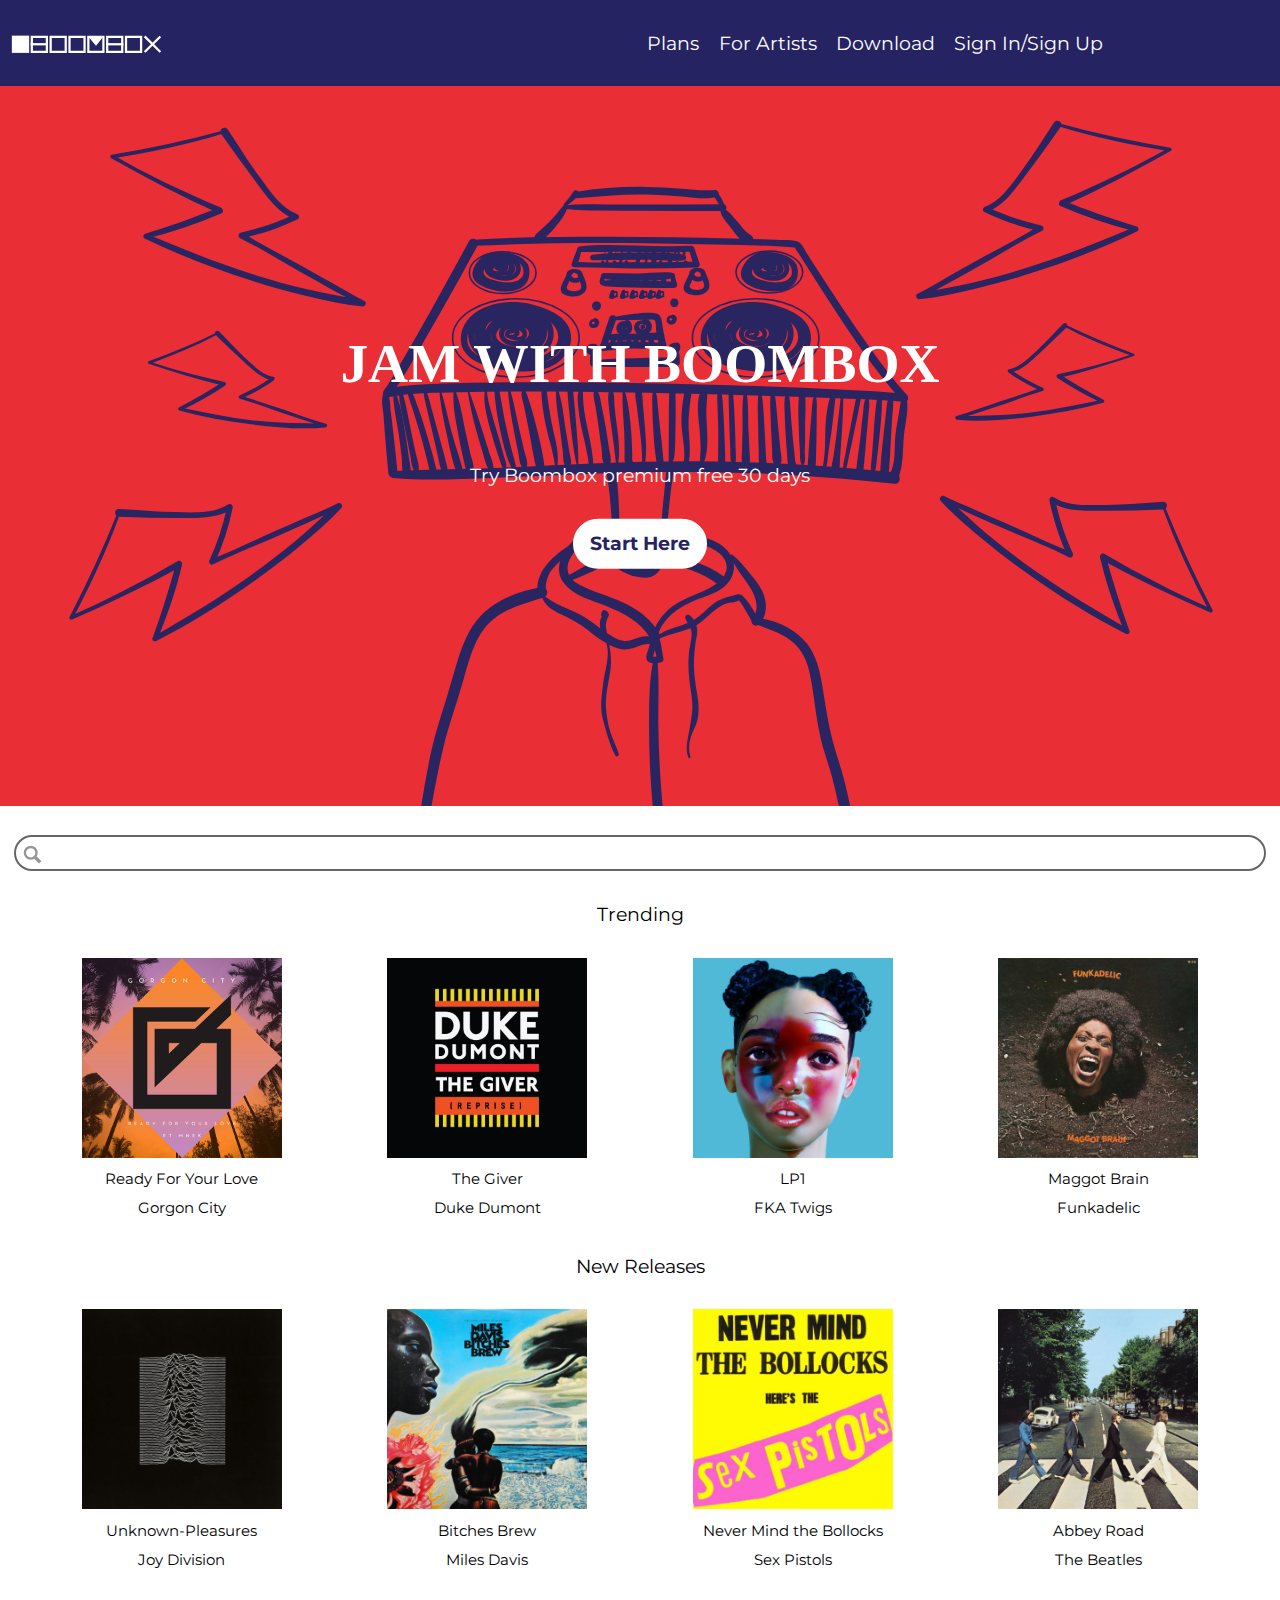
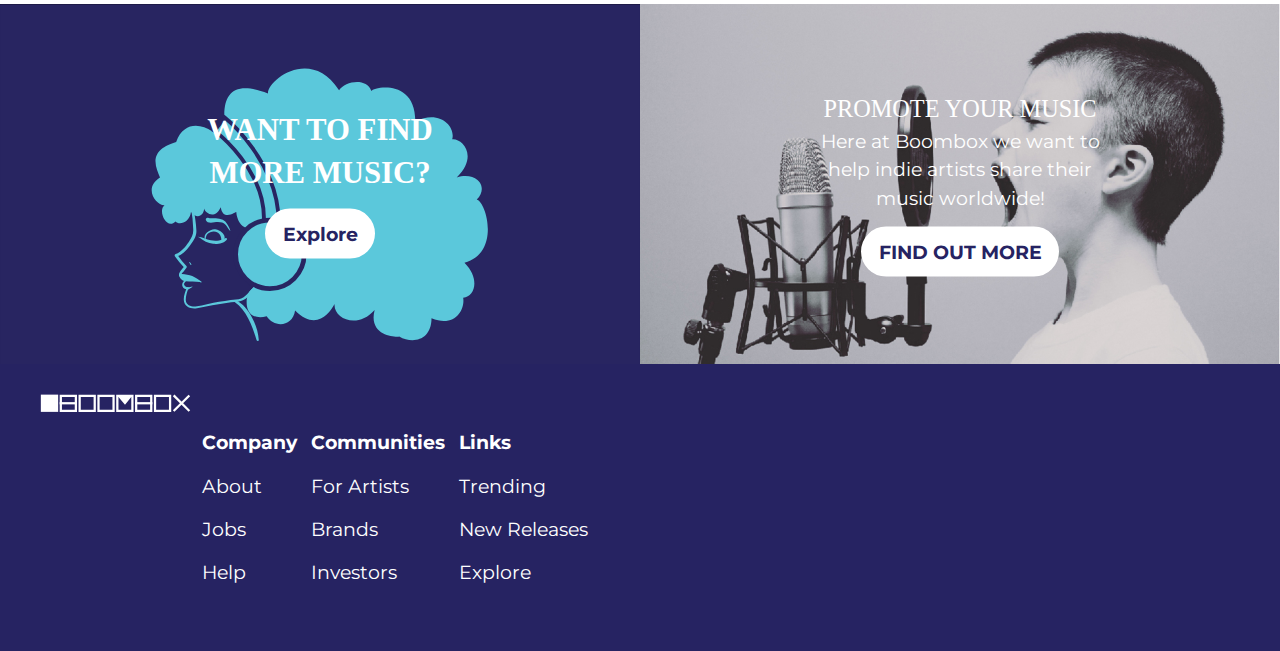
<file: index.html>
<!DOCTYPE html>
<html lang="en-ca">
<head>
  <meta charset="utf-8">
  <title>Homepage</title>
  <meta name="viewport" content="width=device-width,initial-scale=1">
  <link href="css/modules.css" rel="stylesheet">
  <link href="css/grid.css" rel="stylesheet">
  <link href="css/type.css" rel="stylesheet">
  <link href="css/main.css" rel="stylesheet">
  <link href="https://fonts.googleapis.com/css?family=Montserrat:300,400,700|Permanent+Marker" rel="stylesheet">
</head>
<body>
  <ul class="skip-links">
    <li><a href="#nav">skip to navigation</a></li>
    <li><a href="#main">skip to main</a></li>
  </ul>

  <header role="banner" class="masthead grid grid-middle">
    <div class="unit x-1-2 s-1-2 m-1-2 l-1-2">
      <a class="logo" href="index.html">
        <img class="img-flex logo" src="images/boombox-logo-white.svg" alt="Boombox">
      </a>
    </div>

    <nav role="navigation" id="nav" class="nav unit x-1-2 s-1-2 m-1-2 l-1-2">
      <ul class="list-group-inline pad-t">
        <li><a class="ib gutter-1-4" href="pricing.html"><span>Plans</span></a></li>
        <li><a class="ib gutter-1-4" href="tour.html"><span>For Artists</span></a></li>
        <li><a class="ib gutter-1-4" href="#"><span>Download</span></a></li>
        <li><a class="ib gutter-1-4" href="sign-up.html"><span>Sign In/Sign Up</span></a></li>
      </ul>
    </nav>

  </header>

  <main role="main" id="main">

    <section class="relative">
      <div class="banner embed embed-16by9" tabindex="0">
        <img class="embed-item" src="images/banner-homepage.svg" alt="" aria-details="boombox">
      </div>
      <div class="banner-content absolute pin-c text-center w-1" id="boombox">
        <h1 class="banner-header push-2 tena">JAM WITH BOOMBOX</h1>
        <p>Try Boombox premium free 30 days</p>
        <a class="btn btn-ghost btn-banner bold" href="#">Start Here</a>
      </div>
    </section>

    <section role="search" class="grid">
      <div class="unit xs-1 s-1 m-1 l-1 xl-1 gutter-1-2 pad-t">
        <form class="relative" action="index.html">
          <input class="search-bar" id="search" type="search" name="search-bar" required>
          <label class="pin-lc island-1-4" for="search"><img class="icon i-3-4" src="images/search.svg" alt="Search"></label>
        </form>
      </div>
    </section>

    <p class="trending push-0 pad-t">Trending</p>

    <section>
      <div class="grid gutter pad-t text-center">
        <div class="unit xs-1 s-1 m-1-2 l-1-4">
          <img class="album-cover" src="images/album-1.jpg" alt="">
          <p class="push-0 micro">Ready For Your Love</p>
          <p class="push-0 micro">Gorgon City</p>
        </div>
        <div class="unit unit-xs-hidden s-1 m-1-2 l-1-4">
          <img class="album-cover" src="images/album-2.jpg" alt="">
          <p class="push-0 micro">The Giver</p>
          <p class="push-0 micro">Duke Dumont</p>
        </div>
        <div class="unit unit-xs-hidden s-1 m-1-2 l-1-4">
          <img class="album-cover" src="images/album-3.jpg" alt="">
          <p class="push-0 micro">LP1</p>
          <p class="push-0 micro">FKA Twigs</p>
        </div>
        <div class="unit unit-xs-hidden s-1 m-1-2 l-1-4">
          <img class="album-cover" src="images/album-4.jpg" alt="">
          <p class="push-0 micro">Maggot Brain</p>
          <p class="push-0 micro">Funkadelic</p>
        </div>
      </div>
    </section>

    <p class="trending push-0 pad-t">New Releases</p>

    <section>
      <div class="grid gutter pad-t text-center">
        <div class="unit xs-1 s-1 m-1-2 l-1-4">
          <img class="album-cover" src="images/album-5.jpg" alt="">
          <p class="push-0 micro">Unknown-Pleasures</p>
          <p class="push-0 micro">Joy Division</p>
        </div>
        <div class="unit unit-xs-hidden s-1 m-1-2 l-1-4">
          <img class="album-cover" src="images/album-6.jpg" alt="">
          <p class="push-0 micro">Bitches Brew</p>
          <p class="push-0 micro">Miles Davis</p>
        </div>
        <div class="unit unit-xs-hidden s-1 m-1-2 l-1-4">
          <img class="album-cover" src="images/album-7.jpg" alt="">
          <p class="push-0 micro">Never Mind the Bollocks</p>
          <p class="push-0 micro">Sex Pistols</p>
        </div>
        <div class="unit unit-xs-hidden s-1 m-1-2 l-1-4">
          <img class="album-cover" src="images/album-8.jpg" alt="">
          <p class="push-0 micro">Abbey Road</p>
          <p class="push-0 micro">The Beatles</p>
        </div>
      </div>
    </section>

    <section class="grid pad-t">
      <div class="unit xs-1 s-1 m-1-2 l-1-2 xl-1-2 mini-banner">
        <figure class="relative embed embed-16by9 push-0">
          <img class="img-flex mini-banner embed-item" src="images/illustrations-final-02.svg" alt="" aria-details="headphones">
          <figcaption class="absolute pin-c push-1 text-center">
            <h2 class="mini-banner-p push-1-2">WANT TO FIND MORE MUSIC?</h2>
            <a class="btn btn-ghost btn-banner bold" href="#">Explore</a>
          </figcaption>
        </figure>
      </div>
      <div class="unit xs-1 s-1 m-1-2 l-1-2 xl-1-2 mini-banner">
        <figure class="relative push-0 embed embed-16by9">
          <img class="img-flex mini-banner embed-item" src="images/mini-banner-2.jpg" alt="" aria-details="headphones">
          <figcaption class="absolute pin-c push-1 text-center">
            <p class="mini-banner-p push-0 giga">PROMOTE YOUR MUSIC</p>
            <p class="mini-banner-text push-1-2">Here at Boombox we want to help indie artists share their music worldwide!</p>
            <a class="btn btn-ghost btn-banner bold" href="#">FIND OUT MORE</a>
          </figcaption>
        </figure>
      </div>
    </section>

  </main>
  <footer role="contentinfo" class="grid island">
    <div class="unit logo x-1-2 s-1-2 m-1-2 l-1-2">
      <img class="img-flex" src="images/boombox-logo-white.svg" alt="Boombox">
    </div>
    <table class="unit x-1-2 s-1-2 m-1-2 l-1-2">
      <caption></caption>
      <thead>
        <tr>
          <th scope="col">Company</th>
          <th scope="col">Communities</th>
          <th scope="col">Links</th>
        </tr>
      </thead>
      <tbody>
        <tr>
          <td>About</td>
          <td>For Artists</td>
          <td>Trending</td>
        </tr>
        <tr>
          <td>Jobs</td>
          <td>Brands</td>
          <td>New Releases</td>
        </tr>
        <tr>
          <td>Help</td>
          <td>Investors</td>
          <td>Explore</td>
        </tr>
      </tbody>
    </table>
  </footer>

</body>
</html>
</file>
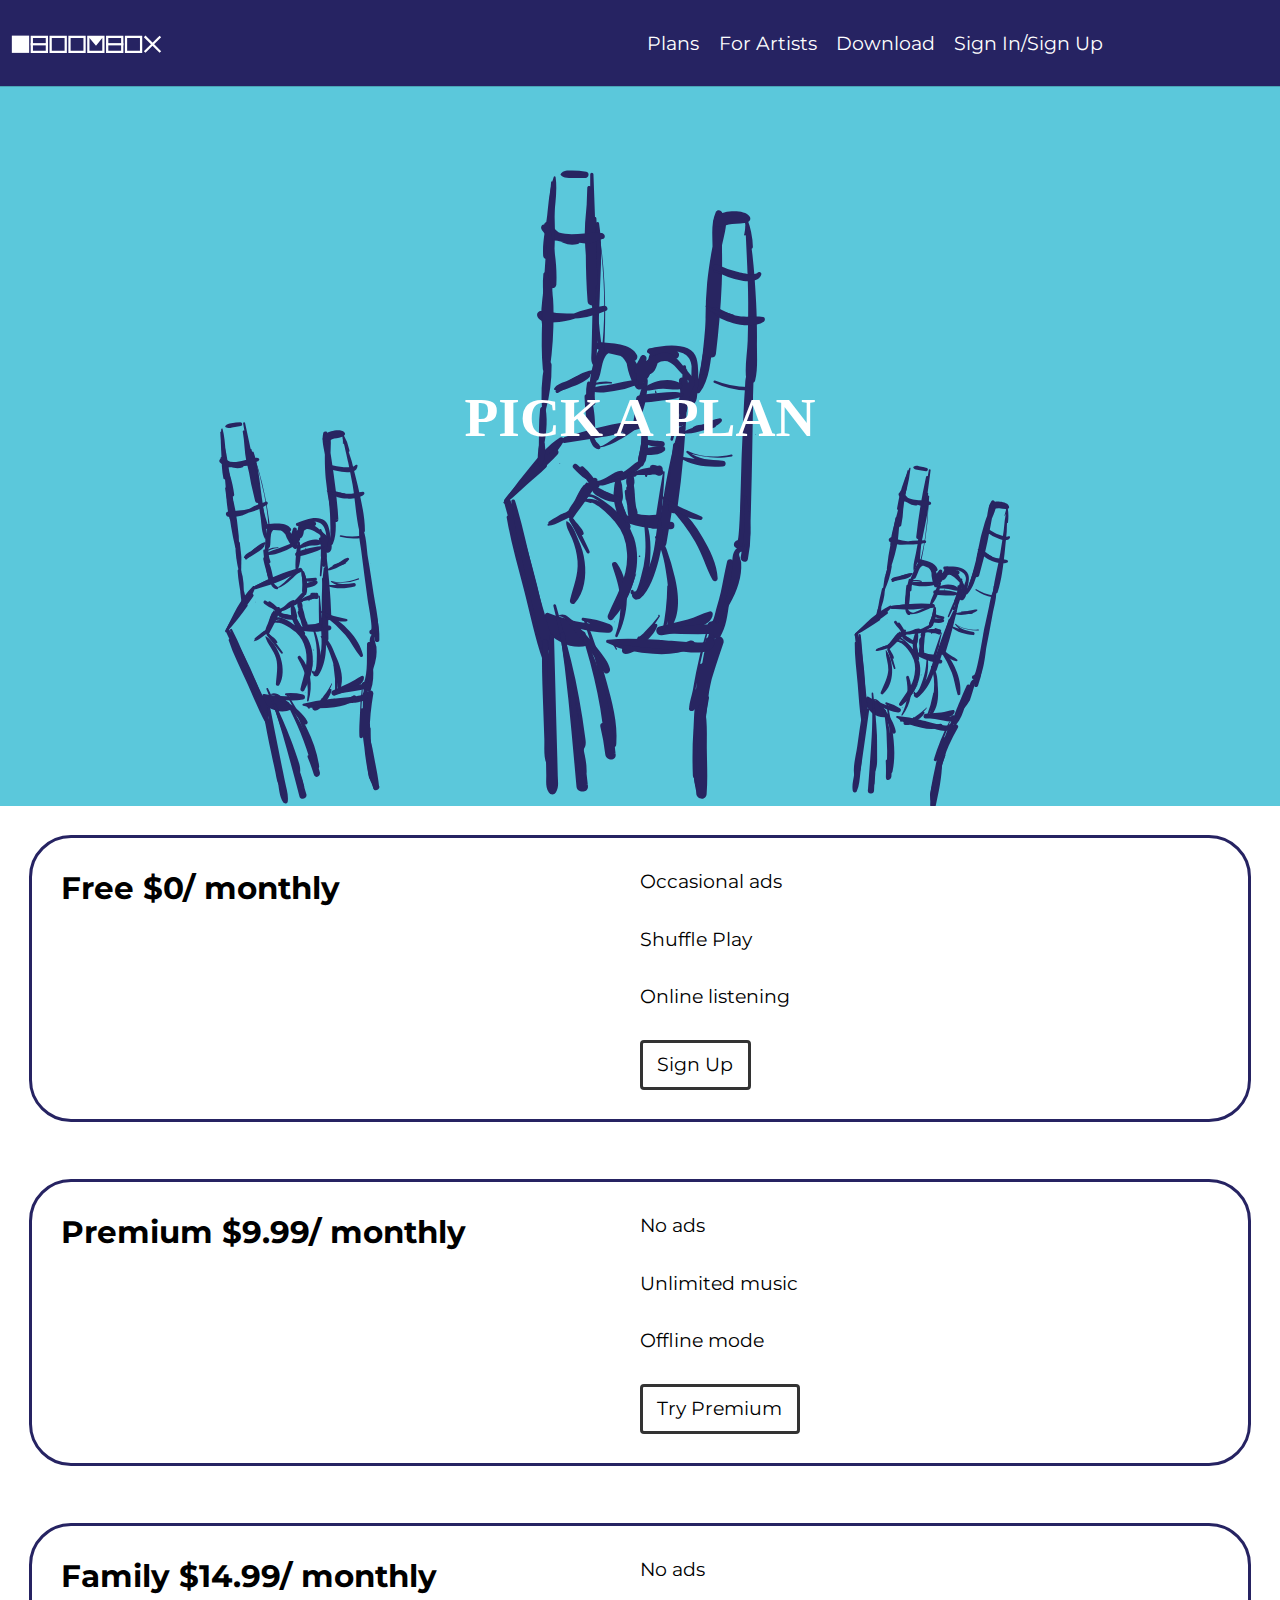
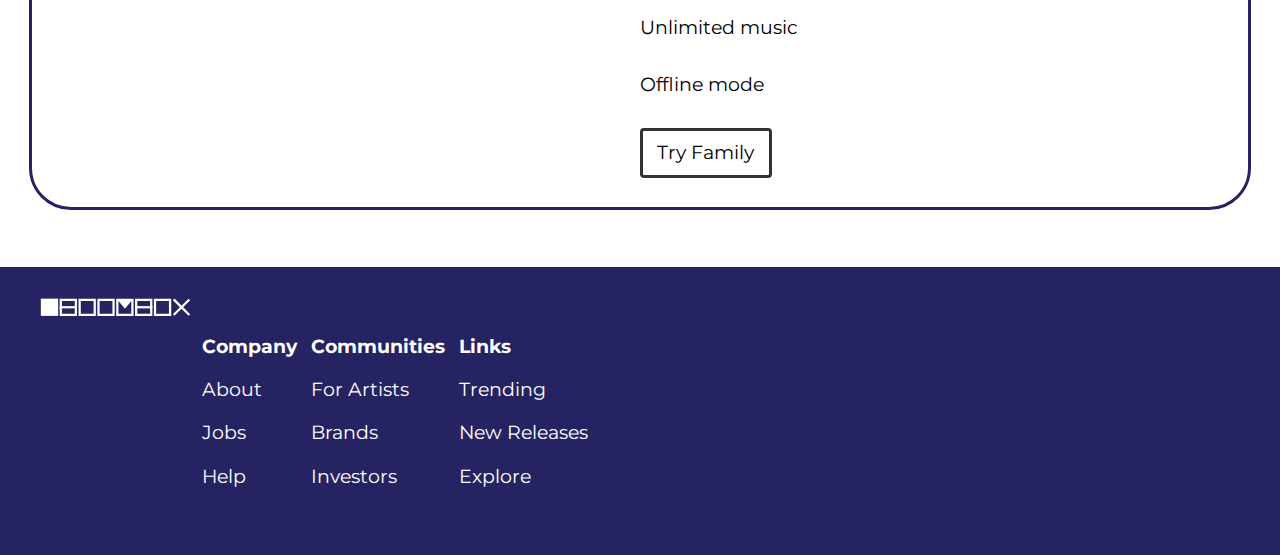
<file: pricing.html>
<!DOCTYPE html>
<html lang="en-ca">
<head>
  <meta charset="utf-8">
  <title>Plans</title>
  <meta name="viewport" content="width=device-width,initial-scale=1">
  <link href="css/modules.css" rel="stylesheet">
  <link href="css/grid.css" rel="stylesheet">
  <link href="css/type.css" rel="stylesheet">
  <link href="css/main.css" rel="stylesheet">
  <link href="https://fonts.googleapis.com/css?family=Montserrat:300,400,700|Permanent+Marker" rel="stylesheet">
</head>
<body>
  <ul class="skip-links">
    <li><a href="#nav">skip to navigation</a></li>
    <li><a href="#main">skip to main</a></li>
  </ul>

  <header role="banner" class="masthead grid grid-middle">
    <div class="unit x-1-2 s-1-2 m-1-2 l-1-2">
      <a class="logo" href="index.html">
        <img class="img-flex logo" src="images/boombox-logo-white.svg" alt="Boombox">
      </a>
    </div>
    <nav role="navigation" id="nav" class="nav unit x-1-2 s-1-2 m-1-2 l-1-2">
      <ul class="list-group-inline pad-t">
        <li><a class="ib gutter-1-4" href="pricing.html"><span>Plans</span></a></li>
        <li><a class="ib gutter-1-4" href="tour.html"><span>For Artists</span></a></li>
        <li><a class="ib gutter-1-4" href="#"><span>Download</span></a></li>
        <li><a class="ib gutter-1-4" href="sign-up.html"><span>Sign In/Sign Up</span></a></li>
      </ul>
    </nav>

  </header>

  <main role="main" id="main">
    <section class="relative push">
      <div class="banner embed embed-16by9" tabindex="0">
        <img class="embed-item" src="images/hands.svg" alt="">
      </div>
      <div class="banner-content absolute pin-c text-center w-1" id="boombox">
        <h1 class="banner-header push-2 tena">PICK A PLAN</h1>
      </div>
    </section>

    <section class="grid gutter">
      <div class="unit x-1 s-1 m-1 l-1 xl-1 push-2">
        <div class="grid plan island">
          <div class="unit x-1 s-1 m-1-2 l-1-2 xl-1-2">
            <h2>Free $0/ monthly</h2>
          </div>
          <div class="unit x-1 s-1 m-1-2 l-1-2 xl-1-2">
            <p>Occasional ads</p>
            <p>Shuffle Play</p>
            <p>Online listening</p>
            <a class="btn btn-ghost" href="sign-up.html">Sign Up</a>
          </div>
        </div>
      </div>
      <div class="unit x-1 s-1 m-1 l-1 xl-1 push-2">
        <div class="grid plan island">
          <div class="unit x-1 s-1 m-1-2 l-1-2 xl-1-2">
            <h2>Premium $9.99/ monthly</h2>
          </div>
          <div class="unit x-1 s-1 m-1-2 l-1-2 xl-1-2">
            <p>No ads</p>
            <p>Unlimited music</p>
            <p>Offline mode</p>
            <a class="btn btn-ghost" href="#">Try Premium</a>
          </div>
        </div>
      </div>
      <div class="unit x-1 s-1 m-1 l-1 xl-1 push-2">
        <div class="grid plan island">
          <div class="unit x-1 s-1 m-1-2 l-1-2 xl-1-2">
            <h2>Family $14.99/ monthly</h2>
          </div>
          <div class="unit x-1 s-1 m-1-2 l-1-2 xl-1-2">
            <p>No ads</p>
            <p>Unlimited music</p>
            <p>Offline mode</p>
            <a class="btn btn-ghost" href="#">Try Family</a>
          </div>
        </div>
      </div>
    </section>
  </main>

  <footer role="contentinfo" class="grid island">
    <div class="unit logo x-1-2 s-1-2 m-1-2 l-1-2">
      <img class="img-flex" src="images/boombox-logo-white.svg" alt="Boombox">
    </div>
    <table class="unit x-1-2 s-1-2 m-1-2 l-1-2">
      <caption></caption>
      <thead>
        <tr>
          <th scope="col">Company</th>
          <th scope="col">Communities</th>
          <th scope="col">Links</th>
        </tr>
      </thead>
      <tbody>
        <tr>
          <td>About</td>
          <td>For Artists</td>
          <td>Trending</td>
        </tr>
        <tr>
          <td>Jobs</td>
          <td>Brands</td>
          <td>New Releases</td>
        </tr>
        <tr>
          <td>Help</td>
          <td>Investors</td>
          <td>Explore</td>
        </tr>
      </tbody>
    </table>
  </footer>
</body>
</html>
</file>
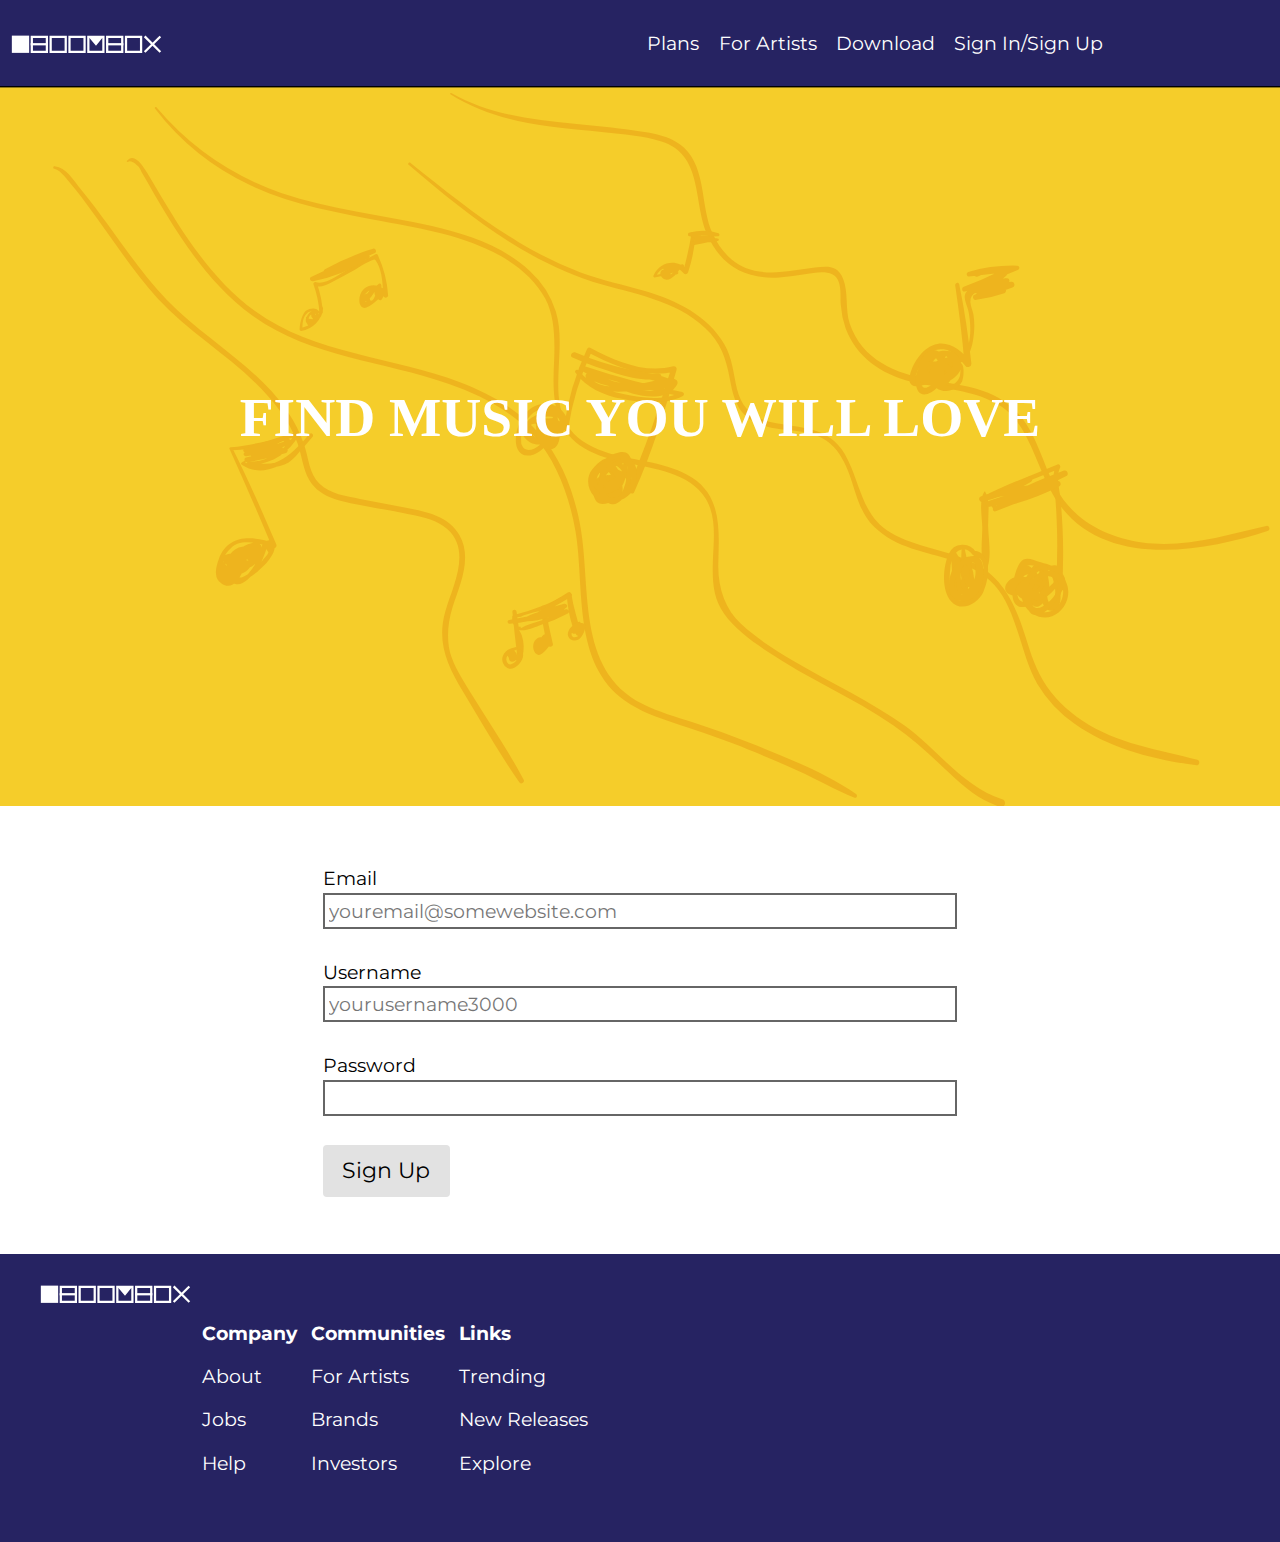
<file: sign-up.html>
<!DOCTYPE html>
<html lang="en-ca">
<head>
  <meta charset="utf-8">
  <title>Sign Up</title>
  <meta name="viewport" content="width=device-width,initial-scale=1">
  <link href="css/modules.css" rel="stylesheet">
  <link href="css/grid.css" rel="stylesheet">
  <link href="css/type.css" rel="stylesheet">
  <link href="css/main.css" rel="stylesheet">
  <link href="https://fonts.googleapis.com/css?family=Montserrat:300,400,700|Permanent+Marker" rel="stylesheet">
</head>
<body>
  <ul class="skip-links">
    <li><a href="#nav">skip to navigation</a></li>
    <li><a href="#main">skip to main</a></li>
  </ul>

  <header role="banner" class="masthead grid grid-middle">
    <div class="unit x-1-2 s-1-2 m-1-2 l-1-2">
      <a class="logo-link" href="index.html">
        <img class="img-flex logo" src="images/boombox-logo-white.svg" alt="Boombox">
      </a>
    </div>
    <nav role="navigation" id="nav" class="nav unit x-1-2 s-1-2 m-1-2 l-1-2">
      <ul class="list-group-inline pad-t">
        <li><a class="ib gutter-1-4" href="pricing.html"><span>Plans</span></a></li>
        <li><a class="ib gutter-1-4" href="tour.html"><span>For Artists</span></a></li>
        <li><a class="ib gutter-1-4" href="#"><span>Download</span></a></li>
        <li><a class="ib gutter-1-4" href="sign-up.html"><span>Sign In/Sign Up</span></a></li>
      </ul>
    </nav>

  </header>
  <main role="main" id="main">
    <section class="relative">
      <div class="banner embed embed-16by9" tabindex="0">
        <img class="embed-item" src="images/musicnotes.svg" alt="">
      </div>
      <a href="tour.html">
        <div class="banner-content absolute pin-c text-center w-1" id="boombox">
          <h1 class="banner-header push-2 tena">FIND MUSIC YOU WILL LOVE</h1>
          <h2 class="hidden">FIND MUSIC YOU WILL LOVE</h2>
        </div>
      </a>
    </section>

    <section class="contact pad-t-2 pad-b-2">
      <div class="max-length">

        <form class="push-0 gutter" method="POST" action="https://formspree.io/fuen0015@algonquinlive.com">
          <div class="push">
            <label for="email">Email</label>
            <input id="email" type="email" placeholder="youremail@somewebsite.com" name="email" required>
          </div>
          <div class="push">
            <label for="name">Username</label>
            <input id="name" placeholder="yourusername3000" name="name" required>
          </div>
          <div class="push">
            <label for="password">Password</label>
            <input id="password" name="password" type="password" required>
          </div>
          <div>
            <button class="btn btn-light mega" type="submit">Sign Up</button>
          </div>
        </form>
      </div>
    </section>
  </main>

  <footer role="contentinfo" class="grid island">
    <div class="unit logo x-1-2 s-1-2 m-1-2 l-1-2">
      <img class="img-flex" src="images/boombox-logo-white.svg" alt="Boombox">
    </div>
    <table class="unit x-1-2 s-1-2 m-1-2 l-1-2">
      <caption></caption>
      <thead>
        <tr>
          <th scope="col">Company</th>
          <th scope="col">Communities</th>
          <th scope="col">Links</th>
        </tr>
      </thead>
      <tbody>
        <tr>
          <td>About</td>
          <td>For Artists</td>
          <td>Trending</td>
        </tr>
        <tr>
          <td>Jobs</td>
          <td>Brands</td>
          <td>New Releases</td>
        </tr>
        <tr>
          <td>Help</td>
          <td>Investors</td>
          <td>Explore</td>
        </tr>
      </tbody>
    </table>
  </footer>
</body>
</html>
</file>
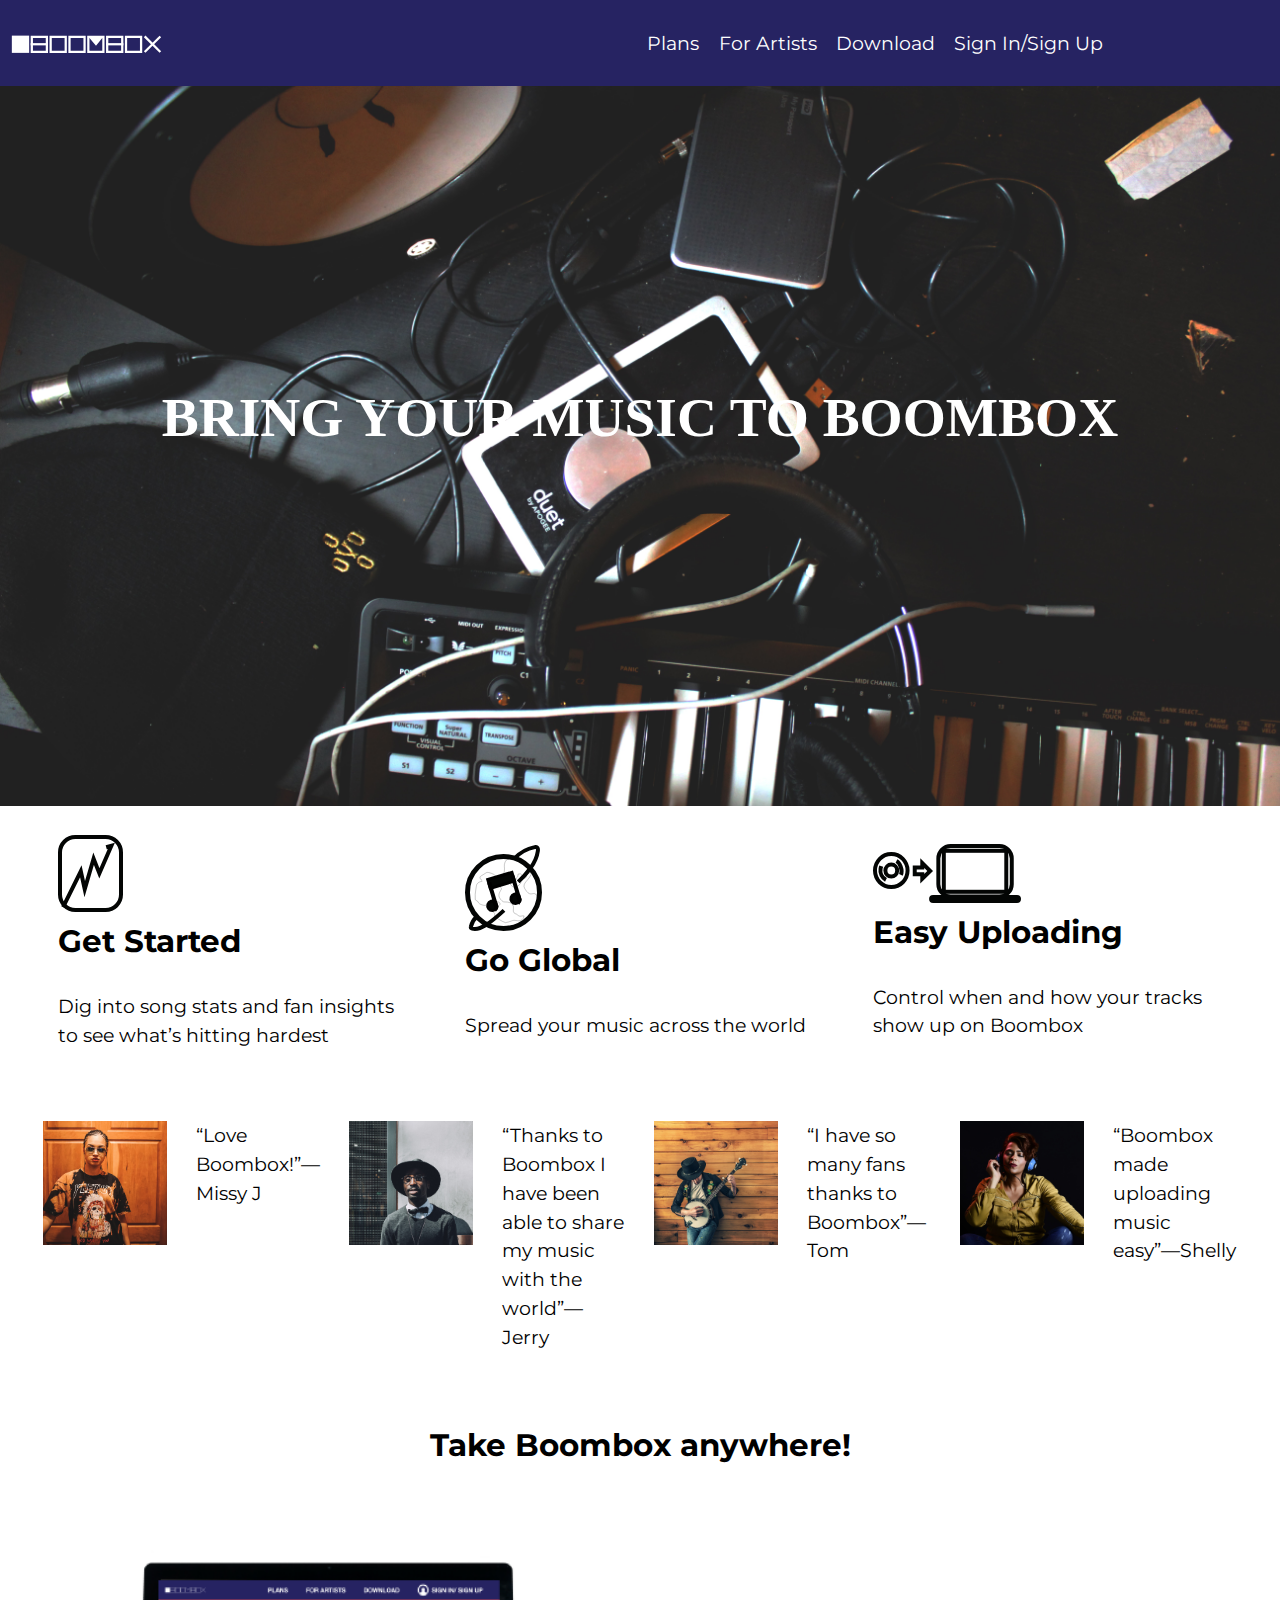
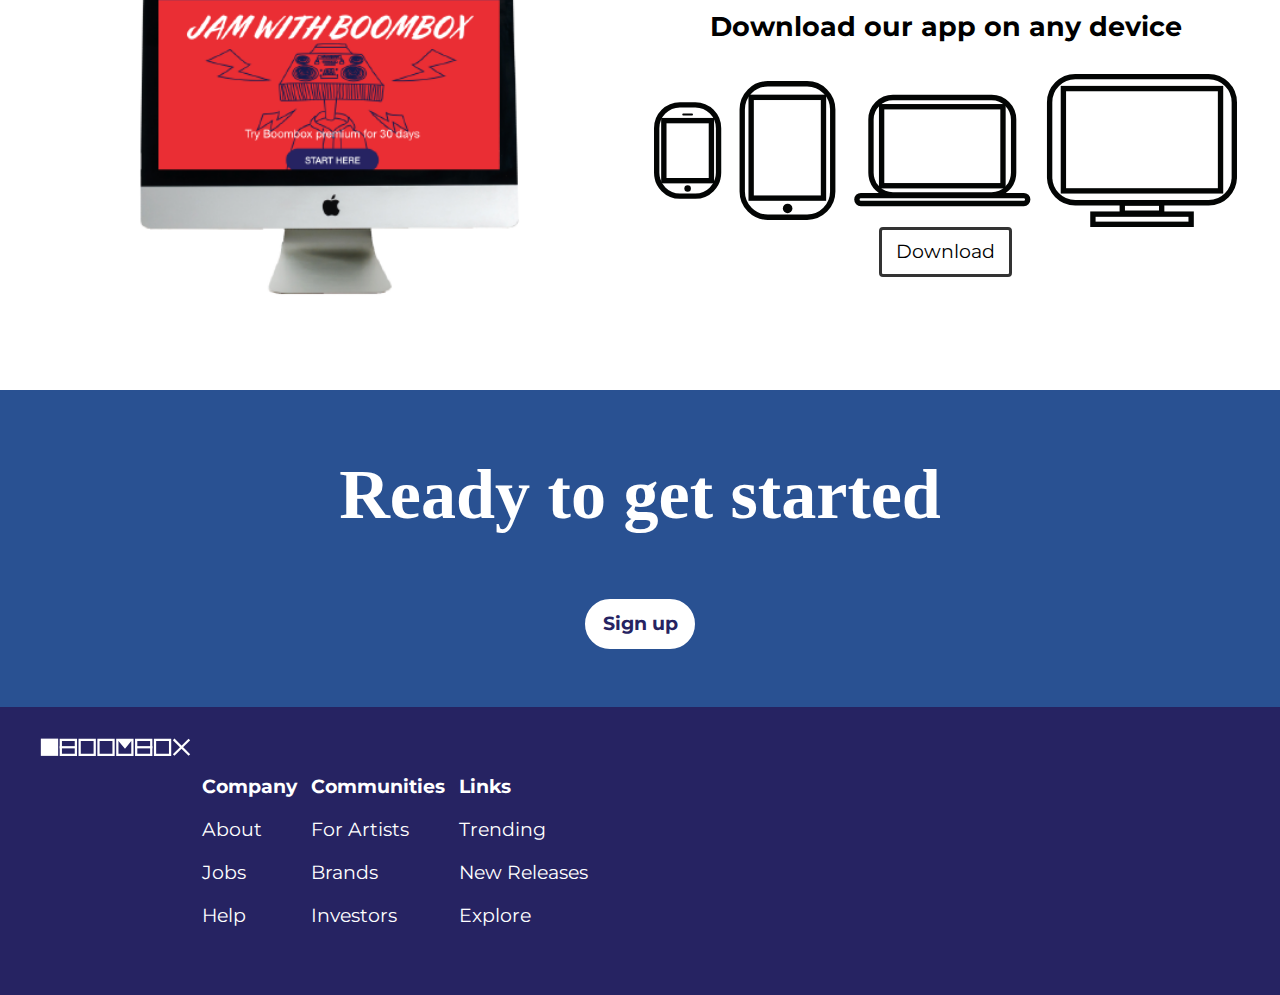
<file: tour.html>
<!DOCTYPE html>
<html lang="en-ca">
<head>
  <meta charset="utf-8">
  <title>For Artists</title>
  <meta name="viewport" content="width=device-width,initial-scale=1">
  <link href="css/modules.css" rel="stylesheet">
  <link href="css/grid.css" rel="stylesheet">
  <link href="css/type.css" rel="stylesheet">
  <link href="css/main.css" rel="stylesheet">
  <link href="https://fonts.googleapis.com/css?family=Montserrat:300,400,700|Permanent+Marker" rel="stylesheet">
</head>
<body>
  <ul class="skip-links">
    <li><a href="#nav">skip to navigation</a></li>
    <li><a href="#main">skip to main</a></li>
  </ul>

  <header role="banner" class="masthead grid grid-middle">
    <div class="unit x-1-2 s-1-2 m-1-2 l-1-2">
      <a class="logo" href="index.html">
        <img class="img-flex logo" src="images/boombox-logo-white.svg" alt="Boombox">
      </a>
    </div>
    <nav role="navigation" id="nav" class="nav unit x-1-2 s-1-2 m-1-2 l-1-2">
      <ul class="list-group-inline pad-t">
        <li><a class="ib gutter-1-4" href="pricing.html"><span>Plans</span></a></li>
        <li><a class="ib gutter-1-4" href="tour.html"><span>For Artists</span></a></li>
        <li><a class="ib gutter-1-4" href="#"><span>Download</span></a></li>
        <li><a class="ib gutter-1-4" href="sign-up.html"><span>Sign In/Sign Up</span></a></li>
      </ul>
    </nav>

  </header>
  <main role="main" id="main">
    <section class="relative">
      <div class="banner embed embed-16by9" tabindex="0">
        <img class="embed-item" src="images/james-stamler-153487-unsplash.jpg" alt="">
      </div>
      <div class="banner-content absolute pin-c text-center w-1" id="boombox">
        <h1 class="banner-header push-2 tena">BRING YOUR MUSIC TO BOOMBOX</h1>
      </div>
    </section>
    <section class="grid grid-middle gutter">
      <div class="unit island xs-1 s-1 m-1-3 l-1-3">
        <img src="images/icon-2.svg" alt="">
        <h2>Get Started</h2>
        <p>Dig into song stats and fan insights to see what’s hitting hardest</p>
      </div>
      <div class="unit island xs-1 s-1 m-1-3 l-1-3">
        <img src="images/icon-1.svg" alt="">
        <h2>Go Global</h2>
        <p>Spread your music across the world</p>
      </div>
      <div class="unit island xs-1 s-1 m-1-3 l-1-3">
        <img src="images/icon-3.svg" alt="">
        <h2>Easy Uploading</h2>
        <p>Control when and how your tracks show up on Boombox</p>
      </div>
    </section>
    <section class="grid gutter">
      <div class="unit xs-1-2 s-1-2 m-1-2 l-1-4">
        <div class="grid">
          <div class="unit island-1-2 xs-1-2 s-1-2 m-1-2 l-1-2">
            <img class="artist-img" src="images/artist-1.jpg" alt="">
          </div>
          <div class="unit island-1-2 xs-1-2 s-1-2 m-1-2 l-1-2">
            <p>“Love Boombox!”—Missy J</p>
          </div>
        </div>
      </div>
      <div class="unit xs-1-2 s-1-2 m-1-2 l-1-4">
        <div class="grid">
          <div class="unit island-1-2 xs-1-2 s-1-2 m-1-2 l-1-2">
            <img class="artist-img" src="images/artist-2.jpg" alt="">
          </div>
          <div class="unit island-1-2 xs-1-2 s-1-2 m-1-2 l-1-2">
            <p>“Thanks to Boombox I have been able to share my music with the world”—Jerry</p>
          </div>
        </div>
      </div>
      <div class="unit xs-1-2 s-1-2 m-1-2 l-1-4">
        <div class="grid">
          <div class="unit island-1-2 xs-1-2 s-1-2 m-1-2 l-1-2">
            <img class="artist-img" src="images/artist-3.jpg" alt="">
          </div>
          <div class="unit island-1-2 xs-1-2 s-1-2 m-1-2 l-1-2">
            <p>“I have so many fans thanks to Boombox”—Tom</p>
          </div>
        </div>
      </div>
      <div class="unit xs-1-2 s-1-2 m-1-2 l-1-4">
        <div class="grid">
          <div class="unit island-1-2 xs-1-2 s-1-2 m-1-2 l-1-2">
            <img class="artist-img" src="images/artist-4.jpg" alt="">
          </div>
          <div class="unit island-1-2 xs-1-2 s-1-2 m-1-2 l-1-2">
            <p>“Boombox made uploading music easy”—Shelly</p>
          </div>
        </div>
      </div>
    </section>

    <h2 class="pad-t text-center">Take Boombox anywhere!</h2>

    <section class="grid gutter grid-middle">
      <div class="unit island-1-2 xs-1-2 s-1-2 m-1-2 l-1-2">
        <img class="img-flex" src="images/screen.png" alt="">
      </div>
      <div class="unit island-1-2 xs-1-2 s-1-2 m-1-2 l-1-2 text-center">
        <h3>Download our app on any device</h3>
        <img class="img-flex" src="images/devices.svg" alt="">
        <a class="btn btn-ghost" href="#">Download</a>
      </div>
    </section>

    <section class="text-center">
      <div class="banner-sign-up" tabindex="0">
        <div class="banner-content text-center w-1 pad-t-2 pad-b-2">
          <h2 class="banner-header push-2 tenamega">Ready to get started</h2>
          <a class="btn btn-ghost btn-banner bold" href="sign-up.html">Sign up</a>
        </div>
      </div>
    </section>

  </main>
  <footer role="contentinfo" class="grid island">
    <div class="unit logo x-1-2 s-1-2 m-1-2 l-1-2">
      <img class="img-flex" src="images/boombox-logo-white.svg" alt="Boombox">
    </div>
    <table class="unit x-1-2 s-1-2 m-1-2 l-1-2">
      <caption></caption>
      <thead>
        <tr>
          <th scope="col">Company</th>
          <th scope="col">Communities</th>
          <th scope="col">Links</th>
        </tr>
      </thead>
      <tbody>
        <tr>
          <td>About</td>
          <td>For Artists</td>
          <td>Trending</td>
        </tr>
        <tr>
          <td>Jobs</td>
          <td>Brands</td>
          <td>New Releases</td>
        </tr>
        <tr>
          <td>Help</td>
          <td>Investors</td>
          <td>Explore</td>
        </tr>
      </tbody>
    </table>
  </footer>
</body>
</html>
</file>
<file: css/modules.css>
/*
 * Modulifier || Code released under the UNLICENSE
 * Code under other copyrights & licenses listed below.
 * https://modulifier.web-dev.tools/#responsive;images;list-group;embed;media-object;icons;hidden;positioning;nice-lists;forms;buttons;accessibility;print
 */

@-moz-viewport { width: device-width; scale: 1; }
@-ms-viewport { width: device-width; scale: 1; }
@-o-viewport { width: device-width; scale: 1; }
@-webkit-viewport { width: device-width; scale: 1; }
@viewport { width: device-width; scale: 1; }

html {
  box-sizing: border-box;
  -moz-text-size-adjust: 100%;
  -ms-text-size-adjust: 100%;
  -webkit-text-size-adjust: 100%;
  text-size-adjust: 100%;
}

*, *::before, *::after {
  box-sizing: inherit;
}

body {
  margin: 0;
}

article,
aside,
details,
figcaption,
figure,
footer,
header,
main,
menu,
nav,
section,
summary {
  display: block;
}

audio,
canvas,
progress,
video {
  display: inline-block;
  vertical-align: baseline;
}

template {
  display: none;
}

details {
  cursor: pointer;
}

audio:not([controls]) {
  display: none;
  height: 0;
}

a,
area,
button,
input,
label,
select,
textarea,
[tabindex] {
  -ms-touch-action: manipulation;
  touch-action: manipulation;
}

img {
  border: 0;
}

.img-flex,
.img-flex img {
  display: block;
  width: 100%;
}

svg {
  fill: currentColor;
}

svg:not(:root) {
  overflow: hidden;
}

svg.img-flex {
  width: 100%;
  height: 100%;
}

.image-replacement, .ir {
  overflow: hidden;
  direction: ltr;
  text-align: left;
  text-indent: 100%;
  white-space: nowrap;
}

.list-group, .list-group-inline, .list-group--inline {
  padding-left: 0;
  list-style-type: none;
}

.list-group > dd {
  margin-left: 0;
}

.list-group-inline::before,
.list-group-inline::after,
.list-group--inline::before,
.list-group--inline::after {
  content: "";
  display: table;
}

.list-group-inline::after,
.list-group--inline::after {
  clear: both;
}

.list-group-inline > li,
.list-group--inline > li {
  display: inline-block;
}

.list-group-inline > dt,
.list-group--inline > dt {
  clear: left;
  float: left;
  width: 11em;
}

.list-group-inline > dd,
.list-group--inline > dd {
  float: left;
  min-width: 12em;
}

.embed {
  margin-left: 0;
  margin-right: 0;
  overflow: hidden;
  position: relative;
  width: 100%;
}

.embed-1by1, .embed--1by1 {
  padding-top: 100%; /* Square */
}

.embed-4by3, .embed--4by3 {
  padding-top: 75%; /* Traditional TV/computer screens */
}

.embed-iso216, .embed--iso216 {
  padding-top: 70.92%; /* A-standard paper sizes */
}

.embed-3by2, .embed--3by2 {
  padding-top: 66.6%; /* Classic 35 mm film & most digital photos, landscape */
}

.embed-2by3, .embed--2by3 {
  padding-top: 150%; /* Classic 35 mm film & most digital photos, portrait */
}

.embed-golden, .embed--golden {
  padding-top: 61.8%; /* The Golden Ratio */
}

.embed-16by9, .embed--16by9 {
  padding-top: 56.25%; /* HD TV */
}

.embed-185by100, .embed--185by100 {
  padding-top: 54.05%; /* Common widescreen cinema */
}

.embed-24by10, .embed--24by10 {
  padding-top: 41.667%; /* Widescreen cinema: 2.4:1 */
}

.embed-3by1, .embed--3by1 {
  padding-top: 33.3333%; /* Panorama photos */
}

.embed-4by1, .embed--4by1 {
  padding-top: 25%; /* Polyvision */
}

.embed-5by1, .embed--5by1 {
  padding-top: 20%; /* Really wide... */
}

.embed-item, .embed__item {
  min-height: 100%;
  left: 0;
  position: absolute;
  top: 0;
  width: 100%;
}

.media {
  overflow: hidden;
}

.media-img, .media__img {
  float: left;
}

.media-img-reversed, .media__img--reversed {
  float: right;
}

.media-img-stacked, .media__img--stacked {
  float: none;
}

.media-body, .media__body {
  overflow: hidden;
  min-width: 12em; /* Slightly less than 200px, responsiveness built in */
}

.icon {
  display: inline-block;
  position: relative;
  background: transparent none no-repeat center center;
  background-size: contain;
  vertical-align: middle;
}

.i-16, .i--16 {
  height: 16px;
  width: 16px;
}

.i-18, .i--18 {
  height: 18px;
  width: 18px;
}

.i-20, .i--20 {
  height: 20px;
  width: 20px;
}

.i-24, .i--24 {
  height: 24px;
  width: 24px;
}

.i-32, .i--32 {
  height: 32px;
  width: 32px;
}

.i-48, .i--48 {
  height: 48px;
  width: 48px;
}

.i-64, .i--64 {
  height: 64px;
  width: 64px;
}

.i-96, .i--96 {
  height: 96px;
  width: 96px;
}

.i-128, .i--128 {
  height: 128px;
  width: 128px;
}

.i-192, .i--192 {
  height: 192px;
  width: 192px;
}

.i-256, .i--256 {
  height: 256px;
  width: 256px;
}

.icon img,
.icon svg {
  left: 0;
  height: 100%;
  position: absolute;
  top: 0;
  width: 100%;
  fill: currentColor;
}

.icon-label {
  vertical-align: middle;
}

.icon-link,
.icon-link:focus,
.icon-link:hover {
  text-decoration: none;
}

[hidden], .hidden {
  /* stylelint-disable declaration-no-important */
  display: none !important;
  visibility: hidden !important;
  /* stylelint-enable */
}

.visually-hidden {
  height: 1px;
  margin: -1px;
  overflow: hidden;
  padding: 0;
  position: absolute;
  width: 1px;
  border: 0;
  clip: rect(0 0 0 0);
  clip-path: inset(50%);
}

.visually-hidden.focusable:active, .visually-hidden.focusable:focus {
  height: auto;
  margin: 0;
  overflow: visible;
  position: static;
  width: auto;
  clip: auto;
  clip-path: none;
}

.invisible {
  visibility: hidden;
}

.chop,
.crop {
  overflow: hidden;
}

.truncate {
  max-width: 100%;
  overflow: hidden;
  width: 100%;
  text-overflow: ellipsis;
  white-space: nowrap;
}

.scrollable {
  max-width: 100%;
  overflow-x: auto;
  overflow-y: hidden;
  -webkit-overflow-scrolling: touch;
}

.flex-row {
  display: -webkit-flex;
  display: -ms-flexbox;
  display: flex;
}

.flex-justify {
  -webkit-justify-content: space-between;
  -ms-flex-pack: space-between;
  justify-content: space-between;
}

.flex-align-center {
  -webkit-align-items: center;
  -ms-flex-align: center;
  align-items: center;
}

.center-text,
.center-flow {
  text-align: center;
}

.center-block {
  margin-left: auto;
  margin-right: auto;
}

.no-auto-margins,
.not-centered {
  /* stylelint-disable declaration-no-important */
  margin-left: 0 !important;
  margin-right: 0 !important;
  /* stylelint-enable */
}

.center-content,
.center-content-vertical,
.center-contents,
.center-contents-vertical {
  display: -webkit-flex;
  display: -ms-flexbox;
  display: flex;
  -webkit-justify-content: center;
  -ms-flex-pack: center;
  justify-content: center;
  -webkit-align-items: center;
  -ms-flex-align: center;
  align-items: center;
  -webkit-align-content: center;
  -ms-flex-line-pack: center;
  align-content: center;
  -webkit-flex-direction: column wrap;
  -ms-flex-direction: column wrap;
  flex-flow: column wrap;
}

.center-content-start,
.center-content-vertical-start,
.center-contents-start,
.center-contents-vertical-start {
  display: -webkit-flex;
  display: -ms-flexbox;
  display: flex;
  -webkit-justify-content: center;
  -ms-flex-pack: center;
  justify-content: center;
  -webkit-flex-direction: column wrap;
  -ms-flex-direction: column wrap;
  flex-flow: column wrap;
}

.center-content-horizontal,
.center-contents-horizontal {
  display: -webkit-flex;
  display: -ms-flexbox;
  display: flex;
  -webkit-justify-content: center;
  -ms-flex-pack: center;
  justify-content: center;
  -webkit-align-items: center;
  -ms-flex-align: center;
  align-items: center;
  -webkit-align-content: center;
  -ms-flex-line-pack: center;
  align-content: center;
  -webkit-flex-direction: row wrap;
  -ms-flex-direction: row wrap;
  flex-flow: row wrap;
}

.clearfix::after {
  content: " ";
  display: block;
  clear: both;
}

.left {
  float: left;
}

.right {
  float: right;
}

.inline {
  display: inline;
}

.block {
  display: block;
}

.inline-block, .ib {
  display: inline-block;
}

.valign-top {
  vertical-align: top;
}

.valign-bottom {
  vertical-align: bottom;
}

.valign-middle {
  vertical-align: middle;
}

.fixed {
  position: fixed;
}

.relative {
  position: relative;
}

[class*="pin-"],
.absolute {
  position: absolute;
}

.static {
  position: static;
}

.zindex-1 {
  z-index: 1;
}

.zindex-2 {
  z-index: 2;
}

.zindex-3 {
  z-index: 3;
}

.zindex-1000 {
  z-index: 1000;
}

.pin-top-left,
.pin-left-top,
.pin-tl,
.pin-lt {
  top: 0;
  left: 0;
}

.pin-top-right,
.pin-right-top,
.pin-tr,
.pin-rt {
  top: 0;
  right: 0;
}

.pin-bottom-left,
.pin-left-bottom,
.pin-bl,
.pin-lb {
  bottom: 0;
  left: 0;
}

.pin-bottom-right,
.pin-right-bottom,
.pin-br,
.pin-rb {
  bottom: 0;
  right: 0;
}

.pin-top-center,
.pin-center-top,
.pin-tc,
.pin-ct {
  left: 50%;
  top: 0;
  transform: translateX(-50%);
}

.pin-bottom-center,
.pin-center-bottom,
.pin-bc,
.pin-cb {
  bottom: 0;
  left: 50%;
  transform: translateX(-50%);
}

.pin-center-left,
.pin-left-center,
.pin-cl,
.pin-lc {
  left: 0;
  top: 50%;
  transform: translateY(-50%);
}

.pin-center-right,
.pin-right-center,
.pin-cr,
.pin-rc {
  right: 0;
  top: 50%;
  transform: translateY(-50%);
}

.pin-center, .pin-c {
  left: 50%;
  top: 50%;
  transform: translate(-50%, -50%);
}

.width-quarter, .w-1-4 {
  width: 25%;
}

.width-half, .w-1-2 {
  width: 50%;
}

.width-full, .w-1 {
  width: 100%;
}

.height-quarter, .h-1-4 {
  height: 25%;
}

.height-half, .h-1-2 {
  height: 50%;
}

.height-full, .h-1 {
  height: 100%;
}

.height-win-quarter, .h-w-1-4 {
  height: 25vh;
  max-height: 46em;
}

.height-win-half, .h-w-1-2 {
  height: 50vh;
  max-height: 46em;
}

.height-win-full, .h-w-1 {
  height: 100vh;
  max-height: 46em;
}

ul {
  list-style-type: none;
}

ul > li::before {
  content: "·";
  float: left;
  margin-left: -1.6em;
  width: 1.3em;
  text-align: right;
}

ol {
  counter-reset: ol-simple-numbers;
  list-style-type: none;
}

ol > li::before {
  float: left;
  margin-left: -1.6em;
  width: 1.3em;
  counter-increment: ol-simple-numbers;
  content: counter(ol-simple-numbers);
  text-align: right;
}

.list-group > li::before,
.list-group-inline > li::before,
.list-group--inline > li::before {
  content: none;
}

/* stylelint-disable no-descending-specificity */

/*
 * (c) Nicolas Gallagher and Jonathan Neal of Normalize.css || MIT License
 *     https://necolas.github.io/normalize.css/
 */

button,
input,
optgroup,
select,
textarea {
  color: inherit;
  font: inherit;
  margin: 0;
}

button,
input {
  overflow: visible;
}

button,
select {
  text-transform: none;
}

button,
html [type="button"],
[type="reset"],
[type="submit"] {
  -webkit-appearance: button;
  cursor: pointer;
}

button[disabled],
html input[disabled] {
  cursor: default;
}

button::-moz-focus-inner,
input::-moz-focus-inner {
  border: 0;
  padding: 0;
}

[type="checkbox"],
[type="radio"] {
  opacity: 0;
  position: absolute;
  height: 1px;
  width: 1px;
}

[type="number"]::-webkit-inner-spin-button,
[type="number"]::-webkit-outer-spin-button {
  height: auto;
}

[type="search"]::-webkit-search-cancel-button,
[type="search"]::-webkit-search-decoration {
  -webkit-appearance: none;
}

fieldset {
  padding-left: 0;
  padding-right: 0;

  border: 0;
  border-top: 2px solid #666;
}

legend {
  color: inherit;
  display: table;
  max-width: 100%;
  padding: 0 .3em 0 0;
  white-space: normal;

  border: 0;

  font-weight: bold;
}

optgroup {
  font-weight: bold;
}

::-webkit-input-placeholder {
  color: inherit;
  opacity: .54;
}

::-webkit-file-upload-button {
  -webkit-appearance: button;
  font: inherit;
}

/* End Normalize.css code */

label,
.label-block {
  display: block;
  cursor: pointer;
}

[type="checkbox"] + label,
[type="radio"] + label,
.label-inline {
  display: inline-block;
}

input:not([type]),
[type="text"],
[type="number"],
[type="search"],
[type="url"],
[type="email"],
[type="password"],
[type="tel"],
[type="datetime-local"],
[type="month"],
[type="week"],
[type="date"],
[type="time"],
[type="range"],
select,
textarea {
  -moz-appearance: none;
  -webkit-appearance: none;
  appearance: none;
}

input,
textarea {
  display: block;
  width: 100%;

  background-color: #fff;
  border: 2px solid #666;
  border-radius: 0;
}

label {
  vertical-align: middle;
}

textarea {
  max-width: 100%;
  min-height: 4em;
  overflow: auto;
}

[type="color"] {
  display: inline-block;
  width: 2em;
}

select {
  display: block;
  width: 100%;

  background-image: url("data:image/svg+xml,%3Csvg xmlns='http://www.w3.org/2000/svg' width='256' height='256' viewBox='0 0 256 256'%3E%3Cpath fill='none' stroke='%23000' stroke-miterlimit='10' stroke-width='70' d='M36.3 82.1l91.9 91.8 91.5-91.8'/%3E%3C/svg%3E");
  background-repeat: no-repeat;
  background-position: calc(100% - .4em) center;
  background-size: 18px auto;
  background-color: #fff;
  border: 2px solid #666;
  border-radius: 0;
}

[type="checkbox"] + label::before {
  content: " ";
  display: inline-block;
  height: 1.8em;
  margin-right: .3em;
  position: relative;
  vertical-align: middle;
  top: -.1em;
  width: 1.8em;

  background-color: #fff;
  background-size: cover;
  border: 2px solid #666;

  line-height: inherit;
}

[type="checkbox"]:checked + label::before {
  background-image: url("data:image/svg+xml,%3Csvg xmlns='http://www.w3.org/2000/svg' width='256' height='256' viewBox='0 0 256 256'%3E%3Cpath fill='none' stroke='%23000' stroke-miterlimit='10' stroke-width='50' d='M49.9 130.1l50.8 50.7L206.1 75.2'/%3E%3C/svg%3E");
}

[type="checkbox"]:focus + label::before {
  outline: 3px solid #000;
  z-index: 1000;
}

[type="radio"] + label::before {
  content: " ";
  display: inline-block;
  height: 1.8em;
  margin-right: .3em;
  position: relative;
  vertical-align: middle;
  top: -.1em;
  width: 1.8em;

  background-color: #fff;
  background-size: cover;
  border: 2px solid #666;
  border-radius: 50%;

  line-height: inherit;
}

[type="radio"]:checked + label::before {
  background-image: url("data:image/svg+xml,%3Csvg xmlns='http://www.w3.org/2000/svg' width='256' height='256' viewBox='0 0 256 256'%3E%3Ccircle cx='128' cy='128' r='70.4'/%3E%3C/svg%3E");
}

[type="radio"]:focus + label::before,
[type="radio"] + label:focus::before {
  box-shadow: 0 0 0 3px #000;
  z-index: 1000;
}

[type="range"] {
  border: 0;
  background-color: #fff;
}

[type="range"]::-webkit-slider-runnable-track {
  height: 6px;

  -webkit-appearance: none;
  appearance: none;
  background-color: #ccc;
  border: 0;
  border-radius: 3px;
}

[type="range"]:active::-webkit-slider-runnable-track {
  background-color: #ccc;
}

[type="range"]::-moz-range-track {
  height: 6px;

  -moz-appearance: none;
  appearance: none;
  background-color: #ccc;
  border: 0;
  border-radius: 3px;
}

[type="range"]:active::-moz-range-track {
  background-color: #ccc;
}

[type="range"]::-ms-track {
  height: 6px;

  -ms-appearance: none;
  appearance: none;
  background-color: #ccc;
  border: 0;
  border-radius: 3px;
}

[type="range"]:active::-ms-track {
  background-color: #ccc;
}

[type="range"]::-webkit-slider-thumb {
  margin-top: -4px;
  height: 16px;
  width: 16px;

  -webkit-appearance: none;
  appearance: none;
  background-color: #000;
  border: none;
  border-radius: 50%;
}

[type="range"]:hover::-webkit-slider-thumb {
  background-color: #000;
}

[type="range"]:active::-webkit-slider-thumb {
  background-color: #000;
}

[type="range"]::-moz-range-thumb {
  margin-top: -4px;
  height: 16px;
  width: 16px;

  -webkit-appearance: none;
  appearance: none;
  background-color: #000;
  border: none;
  border-radius: 50%;
}

[type="range"]:hover::-moz-range-thumb {
  background-color: #000;
}

[type="range"]:active::-moz-range-thumb {
  background-color: #000;
}

[type="range"]::-ms-thumb {
  margin-top: -4px;
  height: 16px;
  width: 16px;

  -webkit-appearance: none;
  appearance: none;
  background-color: #000;
  border: none;
  border-radius: 50%;
}

[type="range"]:hover::-ms-thumb {
  background-color: #000;
}

[type="range"]:active::-ms-thumb {
  background-color: #000;
}

[type="checkbox"].hide-custom-input + label::before,
[type="checkbox"] + .hide-custom-input::before,
[type="radio"].hide-custom-input + label::before,
[type="radio"] + .hide-custom-input::before {
  content: none;
  display: none;
}

/* stylelint-enable */

.link-box {
  display: block;
  text-decoration: none;
}

/* stylelint-disable no-descending-specificity */

button,
.btn {
  cursor: pointer;
  display: inline-block;
  margin: 0;
  overflow: visible;
  padding: .375em .75em .42em;
  -webkit-appearance: none;
  -moz-appearance: none;
  appearance: none;
  background-color: #333;
  border-radius: 4px;
  border: 3px solid #333;
  color: #fff;
  font: inherit;
  text-decoration: none;
  text-transform: none;
}

button::-moz-focus-inner {
  border: 0;
  padding: 0;
}

/* stylelint-enable */

button:focus,
button:hover,
.btn:focus,
.btn:hover {
  background-color: #000;
  border-color: #000;
  color: #fff;
}

button[disabled] {
  cursor: default;
}

.btn-light, .btn--light {
  background-color: #e2e2e2;
  border-color: #e2e2e2;
  color: #000;
}

.btn-light:focus,
.btn-light:hover,
.btn--light:focus,
.btn--light:hover {
  background-color: #666;
  border-color: #666;
  color: #fff;
}

.btn-ghost,
.btn--ghost {
  background-color: transparent;
  border-color: #333;
  color: #000;
}

.btn-ghost:focus,
.btn-ghost:hover,
.btn--ghost:focus,
.btn--ghost:hover {
  background-color: #e2e2e2;
  border-color: #000;
  color: #000;
}

.btn-link {
  display: inline;
  padding: 0;
  background-color: transparent;
  border-radius: 0;
  border: 0;
  color: inherit;
}

.btn-link:focus,
.btn-link:hover {
  background-color: transparent;
  color: inherit;
}

a:hover, a:active {
  outline: none;
}

a:focus,
[tabindex="0"]:focus,
details:focus,
summary:focus,
input:focus,
textarea:focus,
button:focus,
select:focus {
  outline: 3px solid #000;
  outline-offset: 0;
}

a:focus, [tabindex="0"]:focus {
  outline-offset: 3px;
}

.skip-links {
  margin: 0;
  padding: 0;
  list-style-type: none;
}

.skip-links > li::before {
  content: none; /* Remove the bullets if nice lists is selected */
}

.skip-links a,
.skip-links button {
  padding: .5em .75em;
  position: absolute;
  top: -10em;
  z-index: 10000; /* To make sure they're always on top */
  background-color: #000;
  border: 0;
  color: #fff;
  font-size: 1.125rem;
  font-weight: bold;
  text-decoration: none;
}

.skip-links a:focus,
.skip-links button:focus {
  outline-offset: 3px;
  top: 0;
}

[aria-busy="true"] {
  cursor: progress;
}

[aria-controls] {
  cursor: pointer;
}

[aria-disabled] {
  cursor: default;
}

.print-only {
  display: none;
  visibility: hidden;
}

.page-break-before {
  page-break-before: always;
}

.page-break-after {
  page-break-after: always;
}

.no-page-break-inside {
  page-break-inside: avoid;
}

@media print {

  /* stylelint-disable declaration-no-important */

  .no-print {
    display: none !important;
    visibility: hidden !important;
  }

  .print-only,
  .force-print {
    display: block !important;
    visibility: visible !important;
  }

  /* stylelint-enable */

  .visually-hidden.force-print {
    height: auto;
    margin: 0;
    overflow: visible;
    padding: 0;
    position: static;
    width: auto;
    border: 0;
    clip: initial;
    clip-path: none;
  }

  /*
   * (c) Fabien Sa || MIT License
   *     http://bafs.github.io/Gutenberg/
   */

  table,
  blockquote,
  pre,
  code,
  figure,
  li,
  hr,
  ul,
  ol,
  a,
  tr {
    page-break-inside: avoid;
  }

  h1, h2, h3, h4, h5, h6, p, a {
    orphans: 3;
    widows: 3;
  }

  h1,
  h2,
  h3,
  h4,
  h5,
  h6 {
    page-break-after: avoid;
    page-break-inside: avoid;
  }

  h1 + p,
  h2 + p,
  h3 + p,
  h4 + p,
  h5 + p,
  h6 + p {
    page-break-before: avoid;
  }

  img {
    page-break-after: auto;
    page-break-before: auto;
    page-break-inside: avoid;
  }

  /* stylelint-disable declaration-no-important */

  pre {
    white-space: pre-wrap !important;
    word-wrap: break-word;
  }

  /* stylelint-enable */

  /* End Gutenberg code */

  /*
   * (c) HTML5 Boilerplate || MIT License
   *     https://html5boilerplate.com/
   */

  /* stylelint-disable declaration-no-important */

  *, *::before, *::after, *::first-letter, *::first-line {
    background: none transparent !important;
    color: #000 !important;
    box-shadow: none !important;
    text-shadow: none !important;
  }

  /* stylelint-enable */

  a, a:visited {
    text-decoration: underline;
  }

  a[href]::after {
    content: " (" attr(href) ")";
  }

  abbr[title]::after {
    content: " (" attr(title) ")";
  }

  a[href^="#"]::after,
  a[href^="javascript:"]::after,
  a.no-print-href::after,
  a.href-no-print::after {
    content: "";
  }

  thead {
    display: table-header-group;
  }

  /* End HTML5 Boilerplate code */

}
</file>
<file: css/grid.css>
/*
  Gridifier || Code released under the UNLICENSE
  https://gridifier.web-dev.tools/#xs,4,0,0,0;s,4,25,0,0;m,4,38,1,1;l,4,60,1,1
*/

.grid {
  margin: 0;
  padding: 0;
  letter-spacing: -.31em;
  text-rendering: optimizeSpeed;
  display: -webkit-flex;
  display: -ms-flexbox;
  display: flex;
  -webkit-flex-flow: row wrap;
  -ms-flex-flow: row wrap;
  flex-flow: row wrap;
}

.grid-bottom {
  -webkit-align-items: flex-end;
  -ms-align-items: flex-end;
  align-items: flex-end;
}

.grid-middle {
  -webkit-align-items: center;
  -ms-align-items: center;
  align-items: center;
}

.grid-stretch {
  -webkit-align-items: stretch;
  -ms-align-items: stretch;
  align-items: stretch;
}

.opera-only :-o-prefocus,
.grid {
  word-spacing: -.43em;
}

.unit {
  letter-spacing: normal;
  text-rendering: auto;
  vertical-align: top;
  word-spacing: normal;
  display: inline-block;
  visibility: visible;
}

.grid-bottom .unit {
  vertical-align: bottom;
}

.grid-middle .unit {
  vertical-align: middle;
}

[class*="unit-push-"],
[class*="unit-pull-"] {
  position: relative;
}

.unit-content-distribute {
  display: -ms-flexbox;
  display: -webkit-flex;
  display: flex;
  -ms-flex-direction: column;
  -webkit-flex-direction: column;
  flex-direction: column;
  -ms-flex-pack: justify;
  -webkit-justify-content: space-between;
  justify-content: space-between;
}

.unit-content-center,
.unit-content-center-vertical {
  display: -webkit-flex;
  display: -ms-flexbox;
  display: flex;
  -webkit-justify-content: center;
  -ms-flex-pack: center;
  justify-content: center;
  -webkit-align-items: center;
  -ms-flex-align: center;
  align-items: center;
  -webkit-align-content: center;
  -ms-flex-line-pack: center;
  align-content: center;
  -webkit-flex-direction: column wrap;
  -ms-flex-direction: column wrap;
  flex-flow: column wrap;
}

.unit-content-center-horizontal {
  display: -webkit-flex;
  display: -ms-flexbox;
  display: flex;
  -webkit-justify-content: center;
  -ms-flex-pack: center;
  justify-content: center;
  -webkit-align-items: center;
  -ms-flex-align: center;
  align-items: center;
  -webkit-align-content: center;
  -ms-flex-line-pack: center;
  align-content: center;
  -webkit-flex-direction: row wrap;
  -ms-flex-direction: row wrap;
  flex-flow: row wrap;
}

.content-fill,
.content-stretch {
  -ms-flex-grow: 2;
  -webkit-flex-grow: 2;
  flex-grow: 2;
  max-width: 100%; /* @bugfix: IE 10, 11 */
}

.content-shrink {
  -ms-align-self: center;
  -webkit-align-self: center;
  align-self: center;
}

.unit-xs-hidden,
.xs-0 {
  display: none;
  visibility: hidden;
}

.unit-xs-centered {
  margin: 0 auto;
}

.unit-xs-1,
.xs-1 {
  display: block;
  visibility: visible;
  width: 100%;
}

.unit-xs-1-2,
.xs-1-2 {
  width: 50%;
}

.unit-xs-1-3,
.xs-1-3 {
  width: 33.3333%;
}

.unit-xs-2-3,
.xs-2-3 {
  width: 66.6667%;
}

.unit-xs-1-4,
.xs-1-4 {
  width: 25%;
}

.unit-xs-3-4,
.xs-3-4 {
  width: 75%;
}

.unit-xs-1-2,
.xs-1-2,
.unit-xs-1-3,
.xs-1-3,
.unit-xs-2-3,
.xs-2-3,
.unit-xs-1-4,
.xs-1-4,
.unit-xs-3-4,
.xs-3-4 {
  display: inline-block;
  visibility: visible;
}

.unit-xs-1-2[class*="-content-"],
.xs-1-2[class*="-content-"],
.unit-xs-1-3[class*="-content-"],
.xs-1-3[class*="-content-"],
.unit-xs-2-3[class*="-content-"],
.xs-2-3[class*="-content-"],
.unit-xs-1-4[class*="-content-"],
.xs-1-4[class*="-content-"],
.unit-xs-3-4[class*="-content-"],
.xs-3-4[class*="-content-"] {
  display: -webkit-flex;
  display: -ms-flexbox;
  display: flex;
}

.unit-xs-content-distribute,
.xs-content-distribute {
  display: -ms-flexbox;
  display: -webkit-flex;
  display: flex;
  -ms-flex-direction: column;
  -webkit-flex-direction: column;
  flex-direction: column;
  -ms-flex-pack: justify;
  -webkit-justify-content: space-between;
  justify-content: space-between;
}

.unit-xs-content-center,
.unit-xs-content-center-vertical {
  display: -webkit-flex;
  display: -ms-flexbox;
  display: flex;
  -webkit-justify-content: center;
  -ms-flex-pack: center;
  justify-content: center;
  -webkit-align-items: center;
  -ms-flex-align: center;
  align-items: center;
  -webkit-align-content: center;
  -ms-flex-line-pack: center;
  align-content: center;
  -webkit-flex-direction: column wrap;
  -ms-flex-direction: column wrap;
  flex-flow: column wrap;
}

.unit-xs-content-center-horizontal {
  display: -webkit-flex;
  display: -ms-flexbox;
  display: flex;
  -webkit-justify-content: center;
  -ms-flex-pack: center;
  justify-content: center;
  -webkit-align-items: center;
  -ms-flex-align: center;
  align-items: center;
  -webkit-align-content: center;
  -ms-flex-line-pack: center;
  align-content: center;
  -webkit-flex-direction: row wrap;
  -ms-flex-direction: row wrap;
  flex-flow: row wrap;
}

.xs-content-fill,
.xs-content-stretch {
  -ms-flex-grow: 2;
  -webkit-flex-grow: 2;
  flex-grow: 2;
  max-width: 100%; /* @bugfix: IE 10, 11 */
}

.xs-content-shrink {
  -ms-align-self: center;
  -webkit-align-self: center;
  align-self: center;
}

@media only screen and (min-width: 25em) {

  .unit-s-hidden,
  .s-0 {
    display: none;
    visibility: hidden;
  }

  .unit-s-centered {
    margin: 0 auto;
  }

  .unit-s-1,
  .s-1 {
    display: block;
    visibility: visible;
    width: 100%;
  }

  .unit-s-1-2,
  .s-1-2 {
    width: 50%;
  }

  .unit-s-1-3,
  .s-1-3 {
    width: 33.3333%;
  }

  .unit-s-2-3,
  .s-2-3 {
    width: 66.6667%;
  }

  .unit-s-1-4,
  .s-1-4 {
    width: 25%;
  }

  .unit-s-3-4,
  .s-3-4 {
    width: 75%;
  }

  .unit-s-1-2,
  .s-1-2,
  .unit-s-1-3,
  .s-1-3,
  .unit-s-2-3,
  .s-2-3,
  .unit-s-1-4,
  .s-1-4,
  .unit-s-3-4,
  .s-3-4 {
    display: inline-block;
    visibility: visible;
  }

  .unit-s-1-2[class*="-content-"],
  .s-1-2[class*="-content-"],
  .unit-s-1-3[class*="-content-"],
  .s-1-3[class*="-content-"],
  .unit-s-2-3[class*="-content-"],
  .s-2-3[class*="-content-"],
  .unit-s-1-4[class*="-content-"],
  .s-1-4[class*="-content-"],
  .unit-s-3-4[class*="-content-"],
  .s-3-4[class*="-content-"] {
    display: -webkit-flex;
    display: -ms-flexbox;
    display: flex;
  }

  .unit-s-content-distribute,
  .s-content-distribute {
    display: -ms-flexbox;
    display: -webkit-flex;
    display: flex;
    -ms-flex-direction: column;
    -webkit-flex-direction: column;
    flex-direction: column;
    -ms-flex-pack: justify;
    -webkit-justify-content: space-between;
    justify-content: space-between;
  }

  .unit-s-content-center,
  .unit-s-content-center-vertical {
    display: -webkit-flex;
    display: -ms-flexbox;
    display: flex;
    -webkit-justify-content: center;
    -ms-flex-pack: center;
    justify-content: center;
    -webkit-align-items: center;
    -ms-flex-align: center;
    align-items: center;
    -webkit-align-content: center;
    -ms-flex-line-pack: center;
    align-content: center;
    -webkit-flex-direction: column wrap;
    -ms-flex-direction: column wrap;
    flex-flow: column wrap;
  }

  .unit-s-content-center-horizontal {
    display: -webkit-flex;
    display: -ms-flexbox;
    display: flex;
    -webkit-justify-content: center;
    -ms-flex-pack: center;
    justify-content: center;
    -webkit-align-items: center;
    -ms-flex-align: center;
    align-items: center;
    -webkit-align-content: center;
    -ms-flex-line-pack: center;
    align-content: center;
    -webkit-flex-direction: row wrap;
    -ms-flex-direction: row wrap;
    flex-flow: row wrap;
  }

  .s-content-fill,
  .s-content-stretch {
    -ms-flex-grow: 2;
    -webkit-flex-grow: 2;
    flex-grow: 2;
    max-width: 100%; /* @bugfix: IE 10, 11 */
  }

  .s-content-shrink {
    -ms-align-self: center;
    -webkit-align-self: center;
    align-self: center;
  }

}

@media only screen and (min-width: 38em) {

  .unit-m-hidden,
  .m-0 {
    display: none;
    visibility: hidden;
  }

  .unit-m-centered {
    margin: 0 auto;
  }

  .unit-m-1,
  .m-1 {
    display: block;
    visibility: visible;
    width: 100%;
  }

  .unit-offset-m-0 {
    margin-left: 0;
  }

  .unit-push-m-0,
  .unit-pull-m-0 {
    left: 0;
  }

  .unit-m-1-2,
  .m-1-2 {
    width: 50%;
  }

  .unit-offset-m-1-2 {
    margin-left: 50%;
  }

  .unit-push-m-1-2 {
    left: 50%;
  }

  .unit-pull-m-1-2 {
    left: -50%;
  }

  .unit-m-1-3,
  .m-1-3 {
    width: 33.3333%;
  }

  .unit-offset-m-1-3 {
    margin-left: 33.3333%;
  }

  .unit-push-m-1-3 {
    left: 33.3333%;
  }

  .unit-pull-m-1-3 {
    left: -33.3333%;
  }

  .unit-m-2-3,
  .m-2-3 {
    width: 66.6667%;
  }

  .unit-offset-m-2-3 {
    margin-left: 66.6667%;
  }

  .unit-push-m-2-3 {
    left: 66.6667%;
  }

  .unit-pull-m-2-3 {
    left: -66.6667%;
  }

  .unit-m-1-4,
  .m-1-4 {
    width: 25%;
  }

  .unit-offset-m-1-4 {
    margin-left: 25%;
  }

  .unit-push-m-1-4 {
    left: 25%;
  }

  .unit-pull-m-1-4 {
    left: -25%;
  }

  .unit-m-3-4,
  .m-3-4 {
    width: 75%;
  }

  .unit-offset-m-3-4 {
    margin-left: 75%;
  }

  .unit-push-m-3-4 {
    left: 75%;
  }

  .unit-pull-m-3-4 {
    left: -75%;
  }

  .unit-m-1-2,
  .m-1-2,
  .unit-m-1-3,
  .m-1-3,
  .unit-m-2-3,
  .m-2-3,
  .unit-m-1-4,
  .m-1-4,
  .unit-m-3-4,
  .m-3-4 {
    display: inline-block;
    visibility: visible;
  }

  .unit-m-1-2[class*="-content-"],
  .m-1-2[class*="-content-"],
  .unit-m-1-3[class*="-content-"],
  .m-1-3[class*="-content-"],
  .unit-m-2-3[class*="-content-"],
  .m-2-3[class*="-content-"],
  .unit-m-1-4[class*="-content-"],
  .m-1-4[class*="-content-"],
  .unit-m-3-4[class*="-content-"],
  .m-3-4[class*="-content-"] {
    display: -webkit-flex;
    display: -ms-flexbox;
    display: flex;
  }

  .unit-m-content-distribute,
  .m-content-distribute {
    display: -ms-flexbox;
    display: -webkit-flex;
    display: flex;
    -ms-flex-direction: column;
    -webkit-flex-direction: column;
    flex-direction: column;
    -ms-flex-pack: justify;
    -webkit-justify-content: space-between;
    justify-content: space-between;
  }

  .unit-m-content-center,
  .unit-m-content-center-vertical {
    display: -webkit-flex;
    display: -ms-flexbox;
    display: flex;
    -webkit-justify-content: center;
    -ms-flex-pack: center;
    justify-content: center;
    -webkit-align-items: center;
    -ms-flex-align: center;
    align-items: center;
    -webkit-align-content: center;
    -ms-flex-line-pack: center;
    align-content: center;
    -webkit-flex-direction: column wrap;
    -ms-flex-direction: column wrap;
    flex-flow: column wrap;
  }

  .unit-m-content-center-horizontal {
    display: -webkit-flex;
    display: -ms-flexbox;
    display: flex;
    -webkit-justify-content: center;
    -ms-flex-pack: center;
    justify-content: center;
    -webkit-align-items: center;
    -ms-flex-align: center;
    align-items: center;
    -webkit-align-content: center;
    -ms-flex-line-pack: center;
    align-content: center;
    -webkit-flex-direction: row wrap;
    -ms-flex-direction: row wrap;
    flex-flow: row wrap;
  }

  .m-content-fill,
  .m-content-stretch {
    -ms-flex-grow: 2;
    -webkit-flex-grow: 2;
    flex-grow: 2;
    max-width: 100%; /* @bugfix: IE 10, 11 */
  }

  .m-content-shrink {
    -ms-align-self: center;
    -webkit-align-self: center;
    align-self: center;
  }

}

@media only screen and (min-width: 60em) {

  .unit-l-hidden,
  .l-0 {
    display: none;
    visibility: hidden;
  }

  .unit-l-centered {
    margin: 0 auto;
  }

  .unit-l-1,
  .l-1 {
    display: block;
    visibility: visible;
    width: 100%;
  }

  .unit-offset-l-0 {
    margin-left: 0;
  }

  .unit-push-l-0,
  .unit-pull-l-0 {
    left: 0;
  }

  .unit-l-1-2,
  .l-1-2 {
    width: 50%;
  }

  .unit-offset-l-1-2 {
    margin-left: 50%;
  }

  .unit-push-l-1-2 {
    left: 50%;
  }

  .unit-pull-l-1-2 {
    left: -50%;
  }

  .unit-l-1-3,
  .l-1-3 {
    width: 33.3333%;
  }

  .unit-offset-l-1-3 {
    margin-left: 33.3333%;
  }

  .unit-push-l-1-3 {
    left: 33.3333%;
  }

  .unit-pull-l-1-3 {
    left: -33.3333%;
  }

  .unit-l-2-3,
  .l-2-3 {
    width: 66.6667%;
  }

  .unit-offset-l-2-3 {
    margin-left: 66.6667%;
  }

  .unit-push-l-2-3 {
    left: 66.6667%;
  }

  .unit-pull-l-2-3 {
    left: -66.6667%;
  }

  .unit-l-1-4,
  .l-1-4 {
    width: 25%;
  }

  .unit-offset-l-1-4 {
    margin-left: 25%;
  }

  .unit-push-l-1-4 {
    left: 25%;
  }

  .unit-pull-l-1-4 {
    left: -25%;
  }

  .unit-l-3-4,
  .l-3-4 {
    width: 75%;
  }

  .unit-offset-l-3-4 {
    margin-left: 75%;
  }

  .unit-push-l-3-4 {
    left: 75%;
  }

  .unit-pull-l-3-4 {
    left: -75%;
  }

  .unit-l-1-2,
  .l-1-2,
  .unit-l-1-3,
  .l-1-3,
  .unit-l-2-3,
  .l-2-3,
  .unit-l-1-4,
  .l-1-4,
  .unit-l-3-4,
  .l-3-4 {
    display: inline-block;
    visibility: visible;
  }

  .unit-l-1-2[class*="-content-"],
  .l-1-2[class*="-content-"],
  .unit-l-1-3[class*="-content-"],
  .l-1-3[class*="-content-"],
  .unit-l-2-3[class*="-content-"],
  .l-2-3[class*="-content-"],
  .unit-l-1-4[class*="-content-"],
  .l-1-4[class*="-content-"],
  .unit-l-3-4[class*="-content-"],
  .l-3-4[class*="-content-"] {
    display: -webkit-flex;
    display: -ms-flexbox;
    display: flex;
  }

  .unit-l-content-distribute,
  .l-content-distribute {
    display: -ms-flexbox;
    display: -webkit-flex;
    display: flex;
    -ms-flex-direction: column;
    -webkit-flex-direction: column;
    flex-direction: column;
    -ms-flex-pack: justify;
    -webkit-justify-content: space-between;
    justify-content: space-between;
  }

  .unit-l-content-center,
  .unit-l-content-center-vertical {
    display: -webkit-flex;
    display: -ms-flexbox;
    display: flex;
    -webkit-justify-content: center;
    -ms-flex-pack: center;
    justify-content: center;
    -webkit-align-items: center;
    -ms-flex-align: center;
    align-items: center;
    -webkit-align-content: center;
    -ms-flex-line-pack: center;
    align-content: center;
    -webkit-flex-direction: column wrap;
    -ms-flex-direction: column wrap;
    flex-flow: column wrap;
  }

  .unit-l-content-center-horizontal {
    display: -webkit-flex;
    display: -ms-flexbox;
    display: flex;
    -webkit-justify-content: center;
    -ms-flex-pack: center;
    justify-content: center;
    -webkit-align-items: center;
    -ms-flex-align: center;
    align-items: center;
    -webkit-align-content: center;
    -ms-flex-line-pack: center;
    align-content: center;
    -webkit-flex-direction: row wrap;
    -ms-flex-direction: row wrap;
    flex-flow: row wrap;
  }

  .l-content-fill,
  .l-content-stretch {
    -ms-flex-grow: 2;
    -webkit-flex-grow: 2;
    flex-grow: 2;
    max-width: 100%; /* @bugfix: IE 10, 11 */
  }

  .l-content-shrink {
    -ms-align-self: center;
    -webkit-align-self: center;
    align-self: center;
  }

}
</file>
<file: css/type.css>
/*
  Typografier || Code released under the UNLICENSE
  https://typografier.web-dev.tools/#0,100,1.3,1.067,0;38,110,1.4,1.125,1;60,120,1.5,1.125,1;90,130,1.5,1.125,1
*/

html {
  font-size: 100%;
  line-height: 1.3;
}

a {
  background-color: transparent;
  -webkit-text-decoration-skip: objects;
}

sub,
sup {
  font-size: .75em;
  line-height: 1px;
  position: relative;
  vertical-align: baseline;
}

sup {
  top: -.5em;
}

sub {
  bottom: -.25em;
}

pre,
code,
kbd,
samp {
  font-size: 1em;
}

abbr[title] {
  border-bottom: none;
  text-decoration: underline;
  text-decoration: underline dotted;
}

b,
strong {
  font-weight: bold;
}

dfn,
caption {
  font-style: italic;
}

hr {
  border: 0;
  border-top: 2px solid #000;
  height: 0;
}

table {
  border-collapse: collapse;
  border-spacing: 0;
  width: 100%;
  table-layout: fixed;
}

caption {
  text-align: left;
}

th,
td {
  border-bottom: 1px solid #000;
  text-align: left;
  vertical-align: top;
}

thead th {
  vertical-align: bottom;

  border-bottom-width: 2px;
}

.text-left {
  text-align: left;
}

.text-right {
  text-align: right;
}

.text-center {
  text-align: center;
}

.normal {
  font-weight: normal;
  font-style: normal;
}

.not-bold {
  font-weight: normal;
}

.not-italic {
  font-style: normal;
}

.bold {
  font-weight: bold;
}

.italic {
  font-style: italic;
}

.text-upper {
  text-transform: uppercase;
}

.text-lower {
  text-transform: lowercase;
}

.wrapper {
  margin-left: auto;
  margin-right: auto;
  max-width: 52em;
  width: 100%;
}

.wrapper-no-center {
  max-width: 52em;
  width: 100%;
}

.max-length {
  margin-left: auto;
  margin-right: auto;
  max-width: 36em;
  width: 100%;
}

.max-length-no-center {
  max-width: 36em;
  width: 100%;
}

h1,
h2,
h3,
h4,
h5,
h6,
p,
ul,
ol,
dl,
dd,
figure,
blockquote,
details,
hr,
fieldset,
pre,
table,
caption,
menu {
  margin: 0 0 1.3rem;
}

.tenamega {
  font-size: 2.0408rem;
  line-height: 2.925rem;
}

.tenakilo {
  font-size: 1.9127rem;
  line-height: 2.6rem;
}

.tena {
  font-size: 1.7926rem;
  line-height: 2.6rem;
}

.nina {
  font-size: 1.68rem;
  line-height: 2.275rem;
}

.yotta {
  font-size: 1.5745rem;
  line-height: 2.275rem;
}

.zetta {
  font-size: 1.4757rem;
  line-height: 1.95rem;
}

h1,
.exa {
  font-size: 1.383rem;
  line-height: 1.95rem;
}

h2,
.peta {
  font-size: 1.2962rem;
  line-height: 1.95rem;
}

h3,
.tera {
  font-size: 1.2148rem;
  line-height: 1.625rem;
}

h4,
.giga {
  font-size: 1.1385rem;
  line-height: 1.625rem;
}

h5,
.mega {
  font-size: 1.067rem;
  line-height: 1.625rem;
}

h6,
.kilo,
input,
textarea {
  font-size: 1rem;
  line-height: 1.3rem;
}

small,
.milli {
  font-size: .9372rem;
  line-height: 1.3rem;
}

.micro {
  font-size: .8784rem;
  line-height: 1.3rem;
}

.nano {
  font-size: .8232rem;
  line-height: 1.3rem;
}

.pico {
  font-size: .7715rem;
  line-height: 1.3rem;
}

ul {
  padding-left: 1em;
}

ol {
  padding-left: 1.6em;
}

input,
option,
select {
  height: calc(1.3rem + .1625rem + .1625rem);
}

[type="color"] {
  width: calc(1.3rem + .1625rem + .1625rem);
}

[type="checkbox"],
[type="radio"] {
  display: inline-block;
  height: auto;
}

.push {
  margin-bottom: 1.3rem;
}

.push-none,
.push-0 {
  margin-bottom: 0;
}

.push-double,
.push-2 {
  margin-bottom: 2.6rem;
}

.push-three-quarters,
.push-3-4 {
  margin-bottom: .975rem;
}

.push-half,
.push-1-2 {
  margin-bottom: .65rem;
}

.push-quarter,
.push-1-4 {
  margin-bottom: .325rem;
}

.push-eighth,
.push-1-8 {
  margin-bottom: .1625rem;
}

.push-right-eighth,
.push-r-1-8 {
  margin-right: .1625rem;
}

.push-right-quarter,
.push-r-1-4 {
  margin-right: .325rem;
}

.push-right-half,
.push-r-1-2 {
  margin-right: .65rem;
}

.push-right-three-quarters,
.push-r-3-4 {
  margin-right: .975rem;
}

.push-right,
.push-r {
  margin-right: 1.3rem;
}

.pad-top,
.pad-t {
  padding-top: 1.3rem;
}

.pad-bottom,
.pad-b {
  padding-bottom: 1.3rem;
}

.pad-top-double,
.pad-t-2 {
  padding-top: 2.6rem;
}

.pad-bottom-double,
.pad-b-2 {
  padding-bottom: 2.6rem;
}

.pad-top-three-quarters,
.pad-t-3-4 {
  padding-top: .975rem;
}

.pad-bottom-three-quarters,
.pad-b-3-4 {
  padding-bottom: .975rem;
}

.pad-top-half,
.pad-t-1-2 {
  padding-top: .65rem;
}

.pad-bottom-half,
.pad-b-1-2 {
  padding-bottom: .65rem;
}

.pad-top-quarter,
.pad-t-1-4 {
  padding-top: .325rem;
}

.pad-bottom-quarter,
.pad-b-1-4 {
  padding-bottom: .325rem;
}

.pad-top-eighth,
.pad-t-1-8 {
  padding-top: .1625rem;
}

.pad-bottom-eighth,
.pad-b-1-8 {
  padding-bottom: .1625rem;
}

.island {
  padding: 1.3rem;
}

.island-double,
.island-2 {
  padding: 2.6rem;
}

.island-three-quarters,
.island-3-4 {
  padding: .975rem;
}

.island-half,
.island-1-2 {
  padding: .65rem;
}

.island-quarter,
.island-1-4,
td,
table th {
  padding: .325rem;
}

.island-eighth,
.island-1-8,
input:not([type="checkbox"]),
input:not([type="radio"]),
textarea {
  padding: .1625rem;
}

.gutter {
  padding-left: 1.3rem;
  padding-right: 1.3rem;
}

.gutter-double,
.gutter-2 {
  padding-left: 2.6rem;
  padding-right: 2.6rem;
}

.gutter-three-quarters,
.gutter-3-4 {
  padding-left: .975rem;
  padding-right: .975rem;
}

.gutter-half,
.gutter-1-2 {
  padding-left: .65rem;
  padding-right: .65rem;
}

.gutter-quarter,
.gutter-1-4,
caption {
  padding-left: .325rem;
  padding-right: .325rem;
}

.gutter-eighth,
.gutter-1-8 {
  padding-left: .1625rem;
  padding-right: .1625rem;
}

.i-1 {
  height: 1.3rem;
  width: 1.3rem;
}

.i-3-4 {
  height: .975rem;
  width: .975rem;
}

.i-1-2 {
  height: .65rem;
  width: .65rem;
}

.i-1-4 {
  height: .325rem;
  width: .325rem;
}

.i-1-8 {
  height: .1625rem;
  width: .1625rem;
}

.i-1-1-2,
.i-3-2 {
  height: 1.95rem;
  width: 1.95rem;
}

.i-1-1-4,
.i-5-4 {
  height: 1.625rem;
  width: 1.625rem;
}

.i-1-3-4,
.i-7-4 {
  height: 2.275rem;
  width: 2.275rem;
}

.i-2 {
  height: 2.6rem;
  width: 2.6rem;
}

select {
  padding: 0 .1625rem;
}

fieldset {
  padding: .325rem 0;

  border: 0;
  border-top: 2px solid #000;
}

legend {
  padding-right: .325rem;
}

@media only screen and (min-width: 38em) {

  html {
    font-size: 110%;
    line-height: 1.4;
  }

  h1,
  h2,
  h3,
  h4,
  h5,
  h6,
  p,
  ul,
  ol,
  dl,
  dd,
  figure,
  blockquote,
  details,
  hr,
  fieldset,
  pre,
  table,
  caption,
  menu {
    margin: 0 0 1.4rem;
  }

  .tenamega {
    font-size: 3.6532rem;
    line-height: 4.9rem;
  }

  .tenakilo {
    font-size: 3.2473rem;
    line-height: 4.55rem;
  }

  .tena {
    font-size: 2.8865rem;
    line-height: 3.85rem;
  }

  .nina {
    font-size: 2.5658rem;
    line-height: 3.5rem;
  }

  .yotta {
    font-size: 2.2807rem;
    line-height: 3.15rem;
  }

  .zetta {
    font-size: 2.0273rem;
    line-height: 2.8rem;
  }

  h1,
  .exa {
    font-size: 1.802rem;
    line-height: 2.45rem;
  }

  h2,
  .peta {
    font-size: 1.6018rem;
    line-height: 2.1rem;
  }

  h3,
  .tera {
    font-size: 1.4238rem;
    line-height: 2.1rem;
  }

  h4,
  .giga {
    font-size: 1.2656rem;
    line-height: 1.75rem;
  }

  h5,
  .mega {
    font-size: 1.125rem;
    line-height: 1.75rem;
  }

  h6,
  .kilo,
  input,
  textarea {
    font-size: 1rem;
    line-height: 1.4rem;
  }

  small,
  .milli {
    font-size: .8889rem;
    line-height: 1.4rem;
  }

  .micro {
    font-size: .7901rem;
    line-height: 1.4rem;
  }

  .nano {
    font-size: .7023rem;
    line-height: 1.05rem;
  }

  .pico {
    font-size: .6243rem;
    line-height: 1.05rem;
  }

  ul,
  ol {
    padding-left: 0;
  }

  ul ul,
  ol ul {
    padding-left: 1em;
  }

  ol ol,
  ul ol {
    padding-left: 1.6em;
  }

  .hang-punc {
    float: left;
    margin-left: -1.4em;
    text-align: right;
    width: 1.3em;
  }

  table {
    margin-left: -.35rem;
    margin-right: -.35rem;
    width: calc(100% + .35rem + .35rem);
  }

  input,
  option,
  select {
    height: calc(1.4rem + .175rem + .175rem);
  }

  [type="color"] {
    width: calc(1.4rem + .175rem + .175rem);
  }

  [type="checkbox"],
  [type="radio"] {
    display: inline-block;
    height: auto;
  }

  .push {
    margin-bottom: 1.4rem;
  }

  .push-none,
  .push-0 {
    margin-bottom: 0;
  }

  .push-double,
  .push-2 {
    margin-bottom: 2.8rem;
  }

  .push-three-quarters,
  .push-3-4 {
    margin-bottom: 1.05rem;
  }

  .push-half,
  .push-1-2 {
    margin-bottom: .7rem;
  }

  .push-quarter,
  .push-1-4 {
    margin-bottom: .35rem;
  }

  .push-eighth,
  .push-1-8 {
    margin-bottom: .175rem;
  }

  .push-right-eighth,
  .push-r-1-8 {
    margin-right: .175rem;
  }

  .push-right-quarter,
  .push-r-1-4 {
    margin-right: .35rem;
  }

  .push-right-half,
  .push-r-1-2 {
    margin-right: .7rem;
  }

  .push-right-three-quarters,
  .push-r-3-4 {
    margin-right: 1.05rem;
  }

  .push-right,
  .push-r {
    margin-right: 1.4rem;
  }

  .pad-top,
  .pad-t {
    padding-top: 1.4rem;
  }

  .pad-bottom,
  .pad-b {
    padding-bottom: 1.4rem;
  }

  .pad-top-double,
  .pad-t-2 {
    padding-top: 2.8rem;
  }

  .pad-bottom-double,
  .pad-b-2 {
    padding-bottom: 2.8rem;
  }

  .pad-top-three-quarters,
  .pad-t-3-4 {
    padding-top: 1.05rem;
  }

  .pad-bottom-three-quarters,
  .pad-b-3-4 {
    padding-bottom: 1.05rem;
  }

  .pad-top-half,
  .pad-t-1-2 {
    padding-top: .7rem;
  }

  .pad-bottom-half,
  .pad-b-1-2 {
    padding-bottom: .7rem;
  }

  .pad-top-quarter,
  .pad-t-1-4 {
    padding-top: .35rem;
  }

  .pad-bottom-quarter,
  .pad-b-1-4 {
    padding-bottom: .35rem;
  }

  .pad-top-eighth,
  .pad-t-1-8 {
    padding-top: .175rem;
  }

  .pad-bottom-eighth,
  .pad-b-1-8 {
    padding-bottom: .175rem;
  }

  .island {
    padding: 1.4rem;
  }

  .island-double,
  .island-2 {
    padding: 2.8rem;
  }

  .island-three-quarters,
  .island-3-4 {
    padding: 1.05rem;
  }

  .island-half,
  .island-1-2 {
    padding: .7rem;
  }

  .island-quarter,
  .island-1-4,
  td,
  table th {
    padding: .35rem;
  }

  .island-eighth,
  .island-1-8,
  input:not([type="checkbox"]),
  input:not([type="radio"]),
  textarea {
    padding: .175rem;
  }

  .gutter {
    padding-left: 1.4rem;
    padding-right: 1.4rem;
  }

  .gutter-double,
  .gutter-2 {
    padding-left: 2.8rem;
    padding-right: 2.8rem;
  }

  .gutter-three-quarters,
  .gutter-3-4 {
    padding-left: 1.05rem;
    padding-right: 1.05rem;
  }

  .gutter-half,
  .gutter-1-2 {
    padding-left: .7rem;
    padding-right: .7rem;
  }

  .gutter-quarter,
  .gutter-1-4,
  caption {
    padding-left: .35rem;
    padding-right: .35rem;
  }

  .gutter-eighth,
  .gutter-1-8 {
    padding-left: .175rem;
    padding-right: .175rem;
  }

  .i-1 {
    height: 1.4rem;
    width: 1.4rem;
  }

  .i-3-4 {
    height: 1.05rem;
    width: 1.05rem;
  }

  .i-1-2 {
    height: .7rem;
    width: .7rem;
  }

  .i-1-4 {
    height: .35rem;
    width: .35rem;
  }

  .i-1-8 {
    height: .175rem;
    width: .175rem;
  }

  .i-1-1-2,
  .i-3-2 {
    height: 2.1rem;
    width: 2.1rem;
  }

  .i-1-1-4,
  .i-5-4 {
    height: 1.75rem;
    width: 1.75rem;
  }

  .i-1-3-4,
  .i-7-4 {
    height: 2.45rem;
    width: 2.45rem;
  }

  .i-2 {
    height: 2.8rem;
    width: 2.8rem;
  }

  select {
    padding: 0 .175rem;
  }

  fieldset {
    padding: .35rem 0;

    border: 0;
    border-top: 2px solid #000;
  }

  legend {
    padding-right: .35rem;
  }

}

@media only screen and (min-width: 60em) {

  html {
    font-size: 120%;
    line-height: 1.5;
  }

  h1,
  h2,
  h3,
  h4,
  h5,
  h6,
  p,
  ul,
  ol,
  dl,
  dd,
  figure,
  blockquote,
  details,
  hr,
  fieldset,
  pre,
  table,
  caption,
  menu {
    margin: 0 0 1.5rem;
  }

  .tenamega {
    font-size: 3.6532rem;
    line-height: 4.875rem;
  }

  .tenakilo {
    font-size: 3.2473rem;
    line-height: 4.5rem;
  }

  .tena {
    font-size: 2.8865rem;
    line-height: 4.125rem;
  }

  .nina {
    font-size: 2.5658rem;
    line-height: 3.375rem;
  }

  .yotta {
    font-size: 2.2807rem;
    line-height: 3rem;
  }

  .zetta {
    font-size: 2.0273rem;
    line-height: 3rem;
  }

  h1,
  .exa {
    font-size: 1.802rem;
    line-height: 2.625rem;
  }

  h2,
  .peta {
    font-size: 1.6018rem;
    line-height: 2.25rem;
  }

  h3,
  .tera {
    font-size: 1.4238rem;
    line-height: 1.875rem;
  }

  h4,
  .giga {
    font-size: 1.2656rem;
    line-height: 1.875rem;
  }

  h5,
  .mega {
    font-size: 1.125rem;
    line-height: 1.5rem;
  }

  h6,
  .kilo,
  input,
  textarea {
    font-size: 1rem;
    line-height: 1.5rem;
  }

  small,
  .milli {
    font-size: .8889rem;
    line-height: 1.5rem;
  }

  .micro {
    font-size: .7901rem;
    line-height: 1.5rem;
  }

  .nano {
    font-size: .7023rem;
    line-height: 1.125rem;
  }

  .pico {
    font-size: .6243rem;
    line-height: 1.125rem;
  }

  ul,
  ol {
    padding-left: 0;
  }

  ul ul,
  ol ul {
    padding-left: 1em;
  }

  ol ol,
  ul ol {
    padding-left: 1.6em;
  }

  .hang-punc {
    float: left;
    margin-left: -1.4em;
    text-align: right;
    width: 1.3em;
  }

  table {
    margin-left: -.375rem;
    margin-right: -.375rem;
    width: calc(100% + .375rem + .375rem);
  }

  input,
  option,
  select {
    height: calc(1.5rem + .1875rem + .1875rem);
  }

  [type="color"] {
    width: calc(1.5rem + .1875rem + .1875rem);
  }

  [type="checkbox"],
  [type="radio"] {
    display: inline-block;
    height: auto;
  }

  .push {
    margin-bottom: 1.5rem;
  }

  .push-none,
  .push-0 {
    margin-bottom: 0;
  }

  .push-double,
  .push-2 {
    margin-bottom: 3rem;
  }

  .push-three-quarters,
  .push-3-4 {
    margin-bottom: 1.125rem;
  }

  .push-half,
  .push-1-2 {
    margin-bottom: .75rem;
  }

  .push-quarter,
  .push-1-4 {
    margin-bottom: .375rem;
  }

  .push-eighth,
  .push-1-8 {
    margin-bottom: .1875rem;
  }

  .push-right-eighth,
  .push-r-1-8 {
    margin-right: .1875rem;
  }

  .push-right-quarter,
  .push-r-1-4 {
    margin-right: .375rem;
  }

  .push-right-half,
  .push-r-1-2 {
    margin-right: .75rem;
  }

  .push-right-three-quarters,
  .push-r-3-4 {
    margin-right: 1.125rem;
  }

  .push-right,
  .push-r {
    margin-right: 1.5rem;
  }

  .pad-top,
  .pad-t {
    padding-top: 1.5rem;
  }

  .pad-bottom,
  .pad-b {
    padding-bottom: 1.5rem;
  }

  .pad-top-double,
  .pad-t-2 {
    padding-top: 3rem;
  }

  .pad-bottom-double,
  .pad-b-2 {
    padding-bottom: 3rem;
  }

  .pad-top-three-quarters,
  .pad-t-3-4 {
    padding-top: 1.125rem;
  }

  .pad-bottom-three-quarters,
  .pad-b-3-4 {
    padding-bottom: 1.125rem;
  }

  .pad-top-half,
  .pad-t-1-2 {
    padding-top: .75rem;
  }

  .pad-bottom-half,
  .pad-b-1-2 {
    padding-bottom: .75rem;
  }

  .pad-top-quarter,
  .pad-t-1-4 {
    padding-top: .375rem;
  }

  .pad-bottom-quarter,
  .pad-b-1-4 {
    padding-bottom: .375rem;
  }

  .pad-top-eighth,
  .pad-t-1-8 {
    padding-top: .1875rem;
  }

  .pad-bottom-eighth,
  .pad-b-1-8 {
    padding-bottom: .1875rem;
  }

  .island {
    padding: 1.5rem;
  }

  .island-double,
  .island-2 {
    padding: 3rem;
  }

  .island-three-quarters,
  .island-3-4 {
    padding: 1.125rem;
  }

  .island-half,
  .island-1-2 {
    padding: .75rem;
  }

  .island-quarter,
  .island-1-4,
  td,
  table th {
    padding: .375rem;
  }

  .island-eighth,
  .island-1-8,
  input:not([type="checkbox"]),
  input:not([type="radio"]),
  textarea {
    padding: .1875rem;
  }

  .gutter {
    padding-left: 1.5rem;
    padding-right: 1.5rem;
  }

  .gutter-double,
  .gutter-2 {
    padding-left: 3rem;
    padding-right: 3rem;
  }

  .gutter-three-quarters,
  .gutter-3-4 {
    padding-left: 1.125rem;
    padding-right: 1.125rem;
  }

  .gutter-half,
  .gutter-1-2 {
    padding-left: .75rem;
    padding-right: .75rem;
  }

  .gutter-quarter,
  .gutter-1-4,
  caption {
    padding-left: .375rem;
    padding-right: .375rem;
  }

  .gutter-eighth,
  .gutter-1-8 {
    padding-left: .1875rem;
    padding-right: .1875rem;
  }

  .i-1 {
    height: 1.5rem;
    width: 1.5rem;
  }

  .i-3-4 {
    height: 1.125rem;
    width: 1.125rem;
  }

  .i-1-2 {
    height: .75rem;
    width: .75rem;
  }

  .i-1-4 {
    height: .375rem;
    width: .375rem;
  }

  .i-1-8 {
    height: .1875rem;
    width: .1875rem;
  }

  .i-1-1-2,
  .i-3-2 {
    height: 2.25rem;
    width: 2.25rem;
  }

  .i-1-1-4,
  .i-5-4 {
    height: 1.875rem;
    width: 1.875rem;
  }

  .i-1-3-4,
  .i-7-4 {
    height: 2.625rem;
    width: 2.625rem;
  }

  .i-2 {
    height: 3rem;
    width: 3rem;
  }

  select {
    padding: 0 .1875rem;
  }

  fieldset {
    padding: .375rem 0;

    border: 0;
    border-top: 2px solid #000;
  }

  legend {
    padding-right: .375rem;
  }

}

@media only screen and (min-width: 90em) {

  html {
    font-size: 130%;
    line-height: 1.5;
  }

  h1,
  h2,
  h3,
  h4,
  h5,
  h6,
  p,
  ul,
  ol,
  dl,
  dd,
  figure,
  blockquote,
  details,
  hr,
  fieldset,
  pre,
  table,
  caption,
  menu {
    margin: 0 0 1.5rem;
  }

  .tenamega {
    font-size: 3.6532rem;
    line-height: 4.875rem;
  }

  .tenakilo {
    font-size: 3.2473rem;
    line-height: 4.5rem;
  }

  .tena {
    font-size: 2.8865rem;
    line-height: 4.125rem;
  }

  .nina {
    font-size: 2.5658rem;
    line-height: 3.375rem;
  }

  .yotta {
    font-size: 2.2807rem;
    line-height: 3rem;
  }

  .zetta {
    font-size: 2.0273rem;
    line-height: 3rem;
  }

  h1,
  .exa {
    font-size: 1.802rem;
    line-height: 2.625rem;
  }

  h2,
  .peta {
    font-size: 1.6018rem;
    line-height: 2.25rem;
  }

  h3,
  .tera {
    font-size: 1.4238rem;
    line-height: 1.875rem;
  }

  h4,
  .giga {
    font-size: 1.2656rem;
    line-height: 1.875rem;
  }

  h5,
  .mega {
    font-size: 1.125rem;
    line-height: 1.5rem;
  }

  h6,
  .kilo,
  input,
  textarea {
    font-size: 1rem;
    line-height: 1.5rem;
  }

  small,
  .milli {
    font-size: .8889rem;
    line-height: 1.5rem;
  }

  .micro {
    font-size: .7901rem;
    line-height: 1.5rem;
  }

  .nano {
    font-size: .7023rem;
    line-height: 1.125rem;
  }

  .pico {
    font-size: .6243rem;
    line-height: 1.125rem;
  }

  ul,
  ol {
    padding-left: 0;
  }

  ul ul,
  ol ul {
    padding-left: 1em;
  }

  ol ol,
  ul ol {
    padding-left: 1.6em;
  }

  .hang-punc {
    float: left;
    margin-left: -1.4em;
    text-align: right;
    width: 1.3em;
  }

  table {
    margin-left: -.375rem;
    margin-right: -.375rem;
    width: calc(100% + .375rem + .375rem);
  }

  input,
  option,
  select {
    height: calc(1.5rem + .1875rem + .1875rem);
  }

  [type="color"] {
    width: calc(1.5rem + .1875rem + .1875rem);
  }

  [type="checkbox"],
  [type="radio"] {
    display: inline-block;
    height: auto;
  }

  .push {
    margin-bottom: 1.5rem;
  }

  .push-none,
  .push-0 {
    margin-bottom: 0;
  }

  .push-double,
  .push-2 {
    margin-bottom: 3rem;
  }

  .push-three-quarters,
  .push-3-4 {
    margin-bottom: 1.125rem;
  }

  .push-half,
  .push-1-2 {
    margin-bottom: .75rem;
  }

  .push-quarter,
  .push-1-4 {
    margin-bottom: .375rem;
  }

  .push-eighth,
  .push-1-8 {
    margin-bottom: .1875rem;
  }

  .push-right-eighth,
  .push-r-1-8 {
    margin-right: .1875rem;
  }

  .push-right-quarter,
  .push-r-1-4 {
    margin-right: .375rem;
  }

  .push-right-half,
  .push-r-1-2 {
    margin-right: .75rem;
  }

  .push-right-three-quarters,
  .push-r-3-4 {
    margin-right: 1.125rem;
  }

  .push-right,
  .push-r {
    margin-right: 1.5rem;
  }

  .pad-top,
  .pad-t {
    padding-top: 1.5rem;
  }

  .pad-bottom,
  .pad-b {
    padding-bottom: 1.5rem;
  }

  .pad-top-double,
  .pad-t-2 {
    padding-top: 3rem;
  }

  .pad-bottom-double,
  .pad-b-2 {
    padding-bottom: 3rem;
  }

  .pad-top-three-quarters,
  .pad-t-3-4 {
    padding-top: 1.125rem;
  }

  .pad-bottom-three-quarters,
  .pad-b-3-4 {
    padding-bottom: 1.125rem;
  }

  .pad-top-half,
  .pad-t-1-2 {
    padding-top: .75rem;
  }

  .pad-bottom-half,
  .pad-b-1-2 {
    padding-bottom: .75rem;
  }

  .pad-top-quarter,
  .pad-t-1-4 {
    padding-top: .375rem;
  }

  .pad-bottom-quarter,
  .pad-b-1-4 {
    padding-bottom: .375rem;
  }

  .pad-top-eighth,
  .pad-t-1-8 {
    padding-top: .1875rem;
  }

  .pad-bottom-eighth,
  .pad-b-1-8 {
    padding-bottom: .1875rem;
  }

  .island {
    padding: 1.5rem;
  }

  .island-double,
  .island-2 {
    padding: 3rem;
  }

  .island-three-quarters,
  .island-3-4 {
    padding: 1.125rem;
  }

  .island-half,
  .island-1-2 {
    padding: .75rem;
  }

  .island-quarter,
  .island-1-4,
  td,
  table th {
    padding: .375rem;
  }

  .island-eighth,
  .island-1-8,
  input:not([type="checkbox"]),
  input:not([type="radio"]),
  textarea {
    padding: .1875rem;
  }

  .gutter {
    padding-left: 1.5rem;
    padding-right: 1.5rem;
  }

  .gutter-double,
  .gutter-2 {
    padding-left: 3rem;
    padding-right: 3rem;
  }

  .gutter-three-quarters,
  .gutter-3-4 {
    padding-left: 1.125rem;
    padding-right: 1.125rem;
  }

  .gutter-half,
  .gutter-1-2 {
    padding-left: .75rem;
    padding-right: .75rem;
  }

  .gutter-quarter,
  .gutter-1-4,
  caption {
    padding-left: .375rem;
    padding-right: .375rem;
  }

  .gutter-eighth,
  .gutter-1-8 {
    padding-left: .1875rem;
    padding-right: .1875rem;
  }

  .i-1 {
    height: 1.5rem;
    width: 1.5rem;
  }

  .i-3-4 {
    height: 1.125rem;
    width: 1.125rem;
  }

  .i-1-2 {
    height: .75rem;
    width: .75rem;
  }

  .i-1-4 {
    height: .375rem;
    width: .375rem;
  }

  .i-1-8 {
    height: .1875rem;
    width: .1875rem;
  }

  .i-1-1-2,
  .i-3-2 {
    height: 2.25rem;
    width: 2.25rem;
  }

  .i-1-1-4,
  .i-5-4 {
    height: 1.875rem;
    width: 1.875rem;
  }

  .i-1-3-4,
  .i-7-4 {
    height: 2.625rem;
    width: 2.625rem;
  }

  .i-2 {
    height: 3rem;
    width: 3rem;
  }

  select {
    padding: 0 .1875rem;
  }

  fieldset {
    padding: .375rem 0;

    border: 0;
    border-top: 2px solid #000;
  }

  legend {
    padding-right: .375rem;
  }

}
</file>
<file: css/main.css>
html {
  font-family: Montserrat, sans-serif;
  background-color: #fff;
}

.masthead {
  background-color: #262362;
  color: #fff;
}

.logo {
  width: 9rem;
  color: #fff;
}

.logo-link {
  color: #fff;
}

.nav a {
  color: #fff;
  text-decoration: none;
}

.nav a:hover,
.nav a:focus {
  background-color: #fff;
  color: #262362;
}

.banner-header,
.mini-banner-p {
  font-family: "Permanent Marker", cursive;
  color: #fff;
}

.banner-content {
  color: #fff;
}

.mini-banner-text {
  color: #fff;
}

.mini-banner {
  background-color: #000;
}

.btn-banner:hover,
.btn-banner:focus {
  background-color: #262362;
  border-color: #262362;
  color: #fff;
}

.btn-banner {
  background-color: #fff;
  color: #262362;
  border-color: #fff;
  border-radius: 30px;
}

.search-bar {
  border-radius: 30px;
}

.album-cover {
  width: 200px;
}

.trending {
  text-align: center;
}

footer {
  background-color: #262362;
}

table {
  color: #fff;
}

td {
  border: none;
}

th {
  border: none;
}

.plan {
  border: 3px solid #262362;
  border-radius: 42px;
}

.artist-img {
  width: 100%;
}

.banner-sign-up {
  background-color: #295192;
}

.banner {
  background-color: #000;
}
</file>
